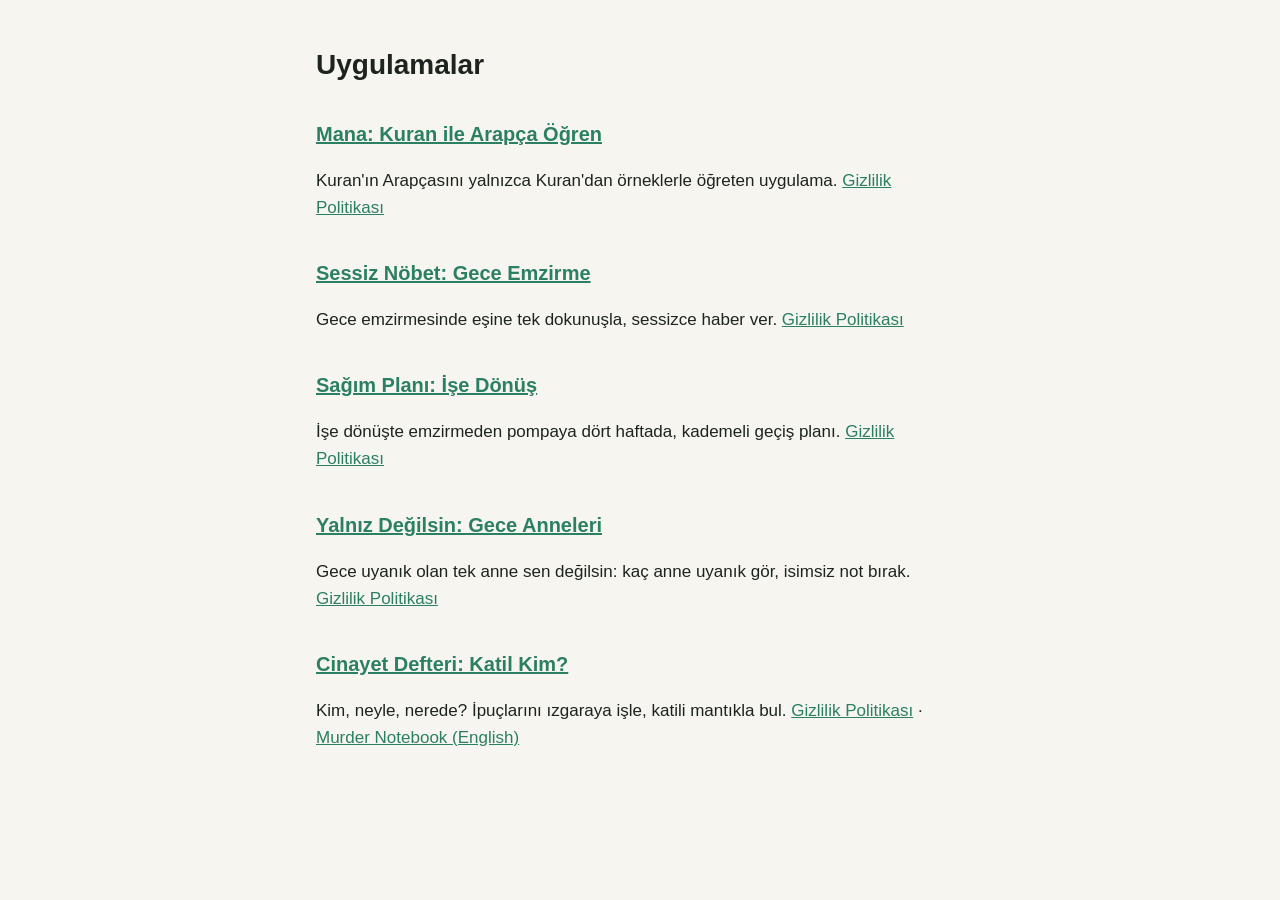
<file: index.html>
<!doctype html>
<html lang="tr">
<head>
  <meta charset="utf-8">
  <meta name="viewport" content="width=device-width, initial-scale=1">
  <title>Uygulamalar</title>
  <link rel="stylesheet" href="style.css">
</head>
<body>
<main>
  <h1>Uygulamalar</h1>
  <h2><a href="mana/">Mana: Kuran ile Arapça Öğren</a></h2>
  <p>Kuran'ın Arapçasını yalnızca Kuran'dan örneklerle öğreten uygulama.
  <a href="mana/gizlilik.html">Gizlilik Politikası</a></p>
  <h2><a href="sessiz-nobet/">Sessiz Nöbet: Gece Emzirme</a></h2>
  <p>Gece emzirmesinde eşine tek dokunuşla, sessizce haber ver.
  <a href="sessiz-nobet/gizlilik.html">Gizlilik Politikası</a></p>
  <h2><a href="sagim-plani/">Sağım Planı: İşe Dönüş</a></h2>
  <p>İşe dönüşte emzirmeden pompaya dört haftada, kademeli geçiş planı.
  <a href="sagim-plani/gizlilik.html">Gizlilik Politikası</a></p>
  <h2><a href="yalniz-degilsin/">Yalnız Değilsin: Gece Anneleri</a></h2>
  <p>Gece uyanık olan tek anne sen değilsin: kaç anne uyanık gör, isimsiz not bırak.
  <a href="yalniz-degilsin/gizlilik.html">Gizlilik Politikası</a></p>
  <h2><a href="cinayet-defteri/">Cinayet Defteri: Katil Kim?</a></h2>
  <p>Kim, neyle, nerede? İpuçlarını ızgaraya işle, katili mantıkla bul.
  <a href="cinayet-defteri/gizlilik.html">Gizlilik Politikası</a> ·
  <a href="cinayet-defteri/en/" hreflang="en">Murder Notebook (English)</a></p>
</main>
</body>
</html>
</file>
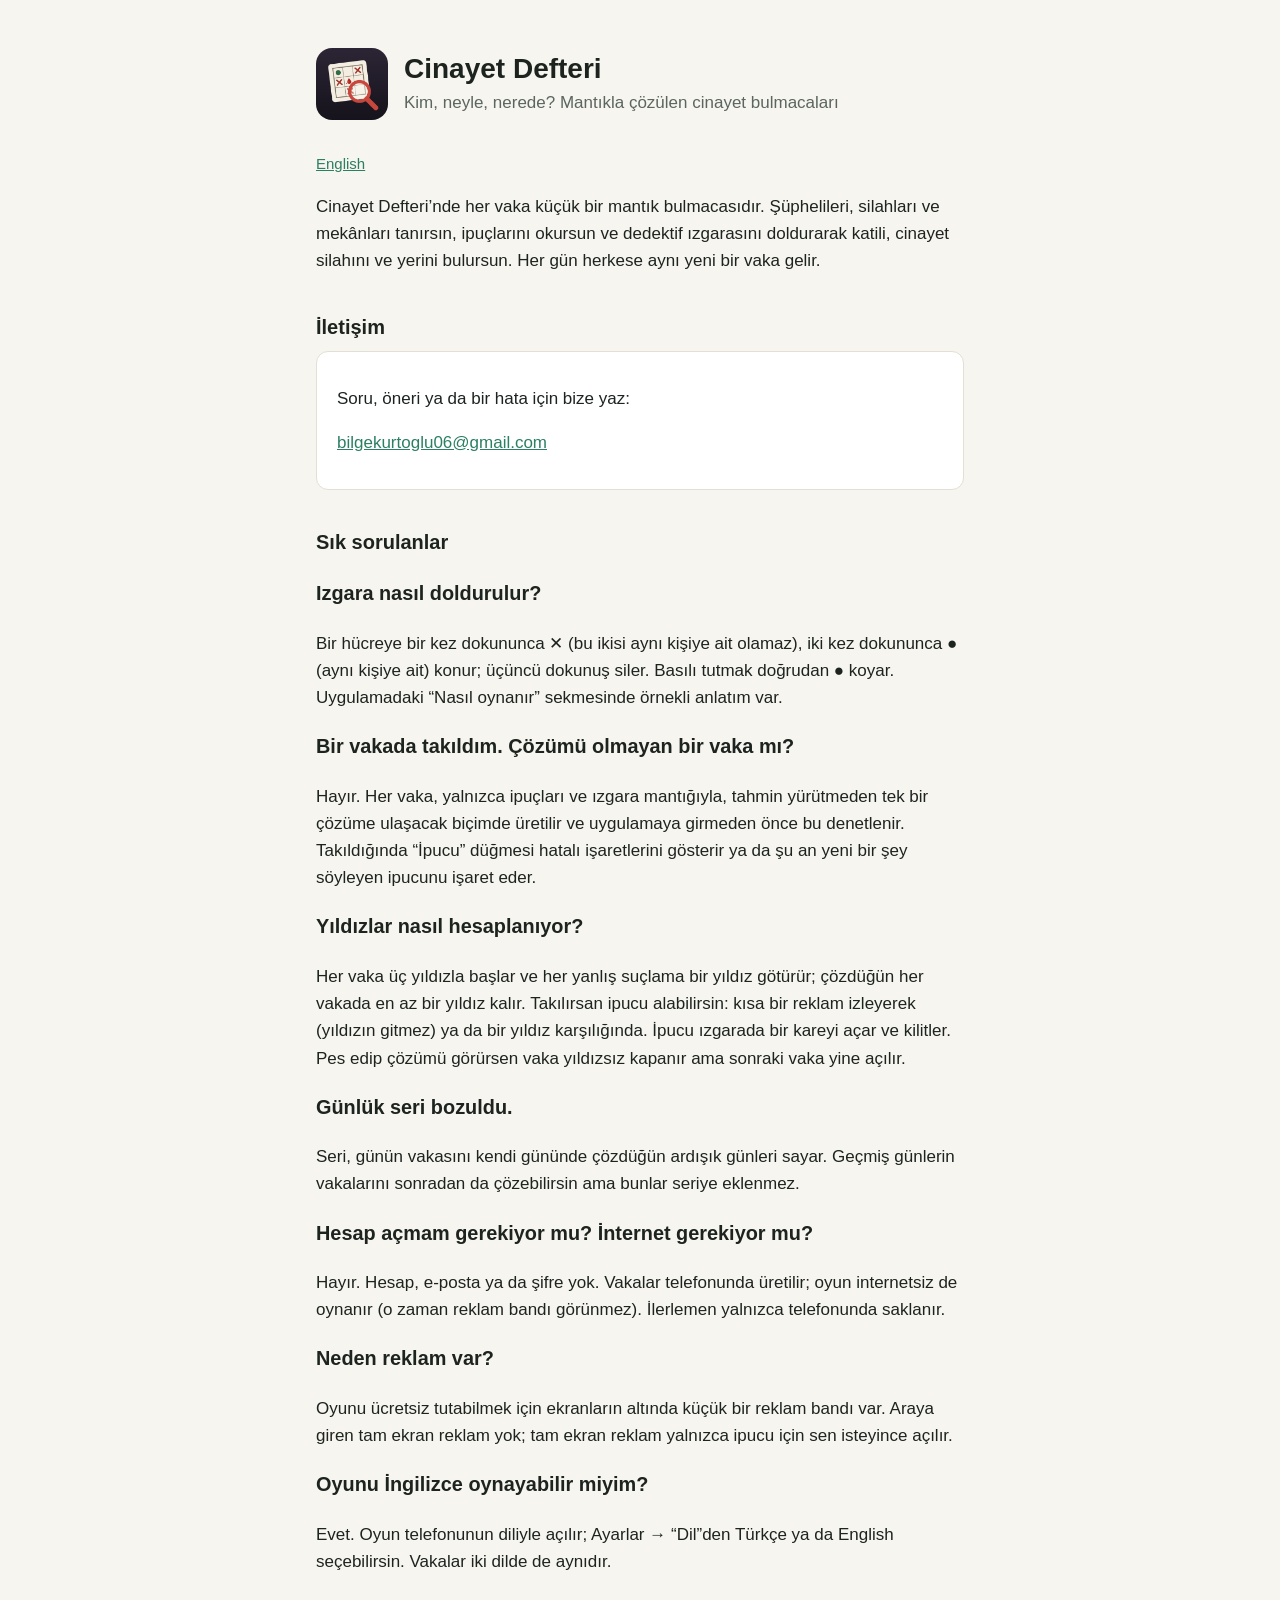
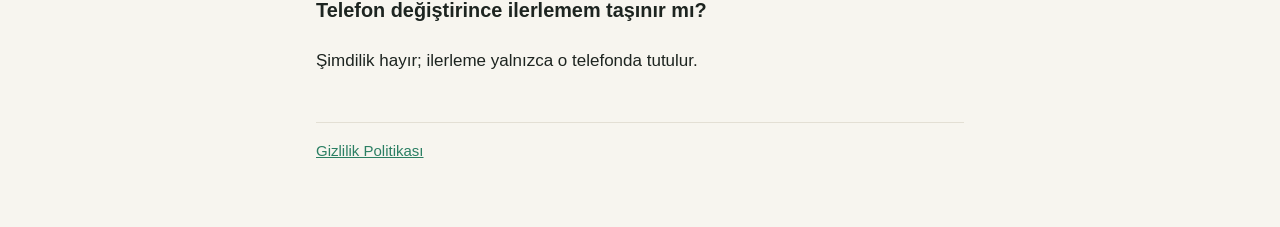
<file: cinayet-defteri/index.html>
<!doctype html>
<html lang="tr">
<head>
  <meta charset="utf-8">
  <meta name="viewport" content="width=device-width, initial-scale=1">
  <title>Cinayet Defteri · Destek</title>
  <meta name="description" content="Cinayet Defteri: Katil Kim? için destek ve iletişim.">
  <link rel="icon" href="icon.png">
  <link rel="stylesheet" href="../style.css">
</head>
<body>
<main>
  <header>
    <img src="icon.png" alt="">
    <div>
      <h1>Cinayet Defteri</h1>
      <p>Kim, neyle, nerede? Mantıkla çözülen cinayet bulmacaları</p>
    </div>
  </header>

  <p class="muted"><a href="en/" hreflang="en">English</a></p>

  <p>Cinayet Defteri’nde her vaka küçük bir mantık bulmacasıdır. Şüphelileri, silahları ve
  mekânları tanırsın, ipuçlarını okursun ve dedektif ızgarasını doldurarak katili, cinayet
  silahını ve yerini bulursun. Her gün herkese aynı yeni bir vaka gelir.</p>

  <h2>İletişim</h2>
  <div class="card">
    <p>Soru, öneri ya da bir hata için bize yaz:</p>
    <p><a href="mailto:bilgekurtoglu06@gmail.com?subject=Cinayet%20Defteri%20%C2%B7%20Destek">bilgekurtoglu06@gmail.com</a></p>
  </div>

  <h2>Sık sorulanlar</h2>

  <h3>Izgara nasıl doldurulur?</h3>
  <p>Bir hücreye bir kez dokununca ✕ (bu ikisi aynı kişiye ait olamaz), iki kez dokununca ●
  (aynı kişiye ait) konur; üçüncü dokunuş siler. Basılı tutmak doğrudan ● koyar. Uygulamadaki
  “Nasıl oynanır” sekmesinde örnekli anlatım var.</p>

  <h3>Bir vakada takıldım. Çözümü olmayan bir vaka mı?</h3>
  <p>Hayır. Her vaka, yalnızca ipuçları ve ızgara mantığıyla, tahmin yürütmeden tek bir çözüme
  ulaşacak biçimde üretilir ve uygulamaya girmeden önce bu denetlenir. Takıldığında “İpucu”
  düğmesi hatalı işaretlerini gösterir ya da şu an yeni bir şey söyleyen ipucunu işaret eder.</p>

  <h3>Yıldızlar nasıl hesaplanıyor?</h3>
  <p>Her vaka üç yıldızla başlar ve her yanlış suçlama bir yıldız götürür; çözdüğün her vakada en
  az bir yıldız kalır. Takılırsan ipucu alabilirsin: kısa bir reklam izleyerek (yıldızın
  gitmez) ya da bir yıldız karşılığında. İpucu ızgarada bir kareyi açar ve kilitler. Pes edip çözümü görürsen vaka yıldızsız kapanır ama
  sonraki vaka yine açılır.</p>

  <h3>Günlük seri bozuldu.</h3>
  <p>Seri, günün vakasını kendi gününde çözdüğün ardışık günleri sayar. Geçmiş günlerin vakalarını
  sonradan da çözebilirsin ama bunlar seriye eklenmez.</p>

  <h3>Hesap açmam gerekiyor mu? İnternet gerekiyor mu?</h3>
  <p>Hayır. Hesap, e-posta ya da şifre yok. Vakalar telefonunda üretilir; oyun internetsiz de
  oynanır (o zaman reklam bandı görünmez). İlerlemen yalnızca telefonunda saklanır.</p>

  <h3>Neden reklam var?</h3>
  <p>Oyunu ücretsiz tutabilmek için ekranların altında küçük bir reklam bandı var. Araya giren
  tam ekran reklam yok; tam ekran reklam yalnızca ipucu için sen isteyince açılır.</p>

  <h3>Oyunu İngilizce oynayabilir miyim?</h3>
  <p>Evet. Oyun telefonunun diliyle açılır; Ayarlar → “Dil”den Türkçe ya da English
  seçebilirsin. Vakalar iki dilde de aynıdır.</p>

  <h3>Telefon değiştirince ilerlemem taşınır mı?</h3>
  <p>Şimdilik hayır; ilerleme yalnızca o telefonda tutulur.</p>

  <footer>
    <a href="gizlilik.html">Gizlilik Politikası</a>
  </footer>
</main>
</body>
</html>
</file>
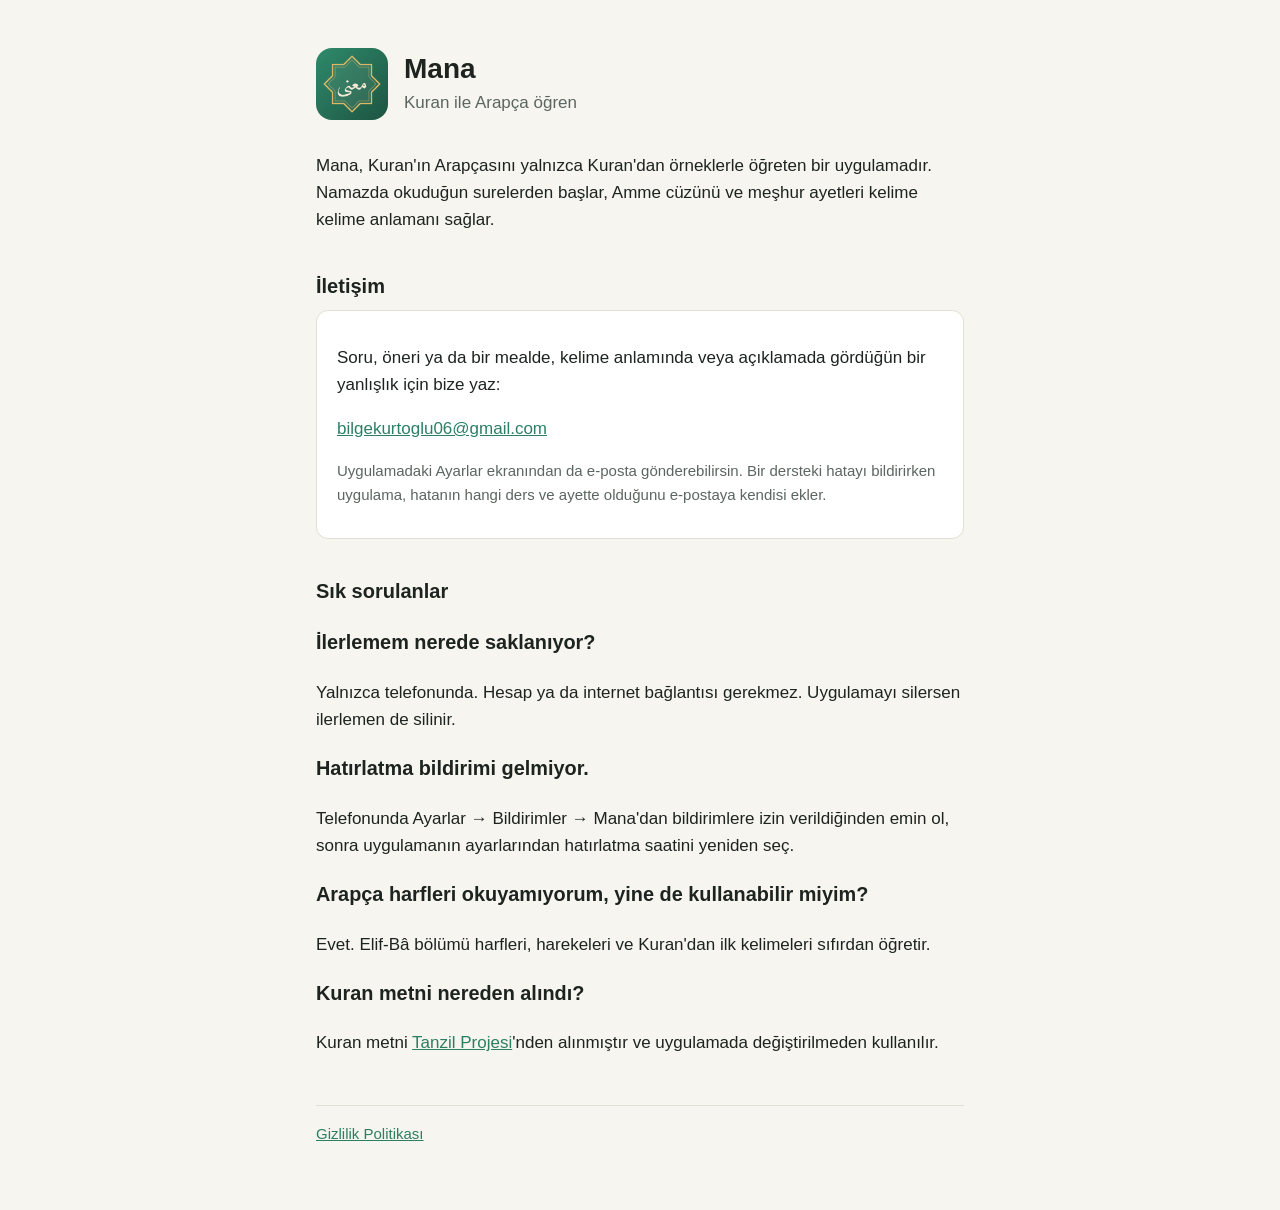
<file: mana/index.html>
<!doctype html>
<html lang="tr">
<head>
  <meta charset="utf-8">
  <meta name="viewport" content="width=device-width, initial-scale=1">
  <title>Mana · Destek</title>
  <meta name="description" content="Mana: Kuran ile Arapça Öğren uygulaması için destek ve iletişim.">
  <link rel="icon" href="icon.png">
  <link rel="stylesheet" href="../style.css">
</head>
<body>
<main>
  <header>
    <img src="icon.png" alt="">
    <div>
      <h1>Mana</h1>
      <p>Kuran ile Arapça öğren</p>
    </div>
  </header>

  <p>Mana, Kuran'ın Arapçasını yalnızca Kuran'dan örneklerle öğreten bir uygulamadır.
  Namazda okuduğun surelerden başlar, Amme cüzünü ve meşhur ayetleri kelime kelime
  anlamanı sağlar.</p>

  <h2>İletişim</h2>
  <div class="card">
    <p>Soru, öneri ya da bir mealde, kelime anlamında veya açıklamada gördüğün bir
    yanlışlık için bize yaz:</p>
    <p><a href="mailto:bilgekurtoglu06@gmail.com?subject=Mana%20%C2%B7%20Destek">bilgekurtoglu06@gmail.com</a></p>
    <p class="muted">Uygulamadaki Ayarlar ekranından da e-posta gönderebilirsin. Bir dersteki
    hatayı bildirirken uygulama, hatanın hangi ders ve ayette olduğunu e-postaya kendisi ekler.</p>
  </div>

  <h2>Sık sorulanlar</h2>

  <h3>İlerlemem nerede saklanıyor?</h3>
  <p>Yalnızca telefonunda. Hesap ya da internet bağlantısı gerekmez. Uygulamayı silersen
  ilerlemen de silinir.</p>

  <h3>Hatırlatma bildirimi gelmiyor.</h3>
  <p>Telefonunda Ayarlar → Bildirimler → Mana'dan bildirimlere izin verildiğinden emin ol,
  sonra uygulamanın ayarlarından hatırlatma saatini yeniden seç.</p>

  <h3>Arapça harfleri okuyamıyorum, yine de kullanabilir miyim?</h3>
  <p>Evet. Elif-Bâ bölümü harfleri, harekeleri ve Kuran'dan ilk kelimeleri sıfırdan öğretir.</p>

  <h3>Kuran metni nereden alındı?</h3>
  <p>Kuran metni <a href="https://tanzil.net">Tanzil Projesi</a>'nden alınmıştır ve
  uygulamada değiştirilmeden kullanılır.</p>

  <footer>
    <a href="gizlilik.html">Gizlilik Politikası</a>
  </footer>
</main>
</body>
</html>
</file>
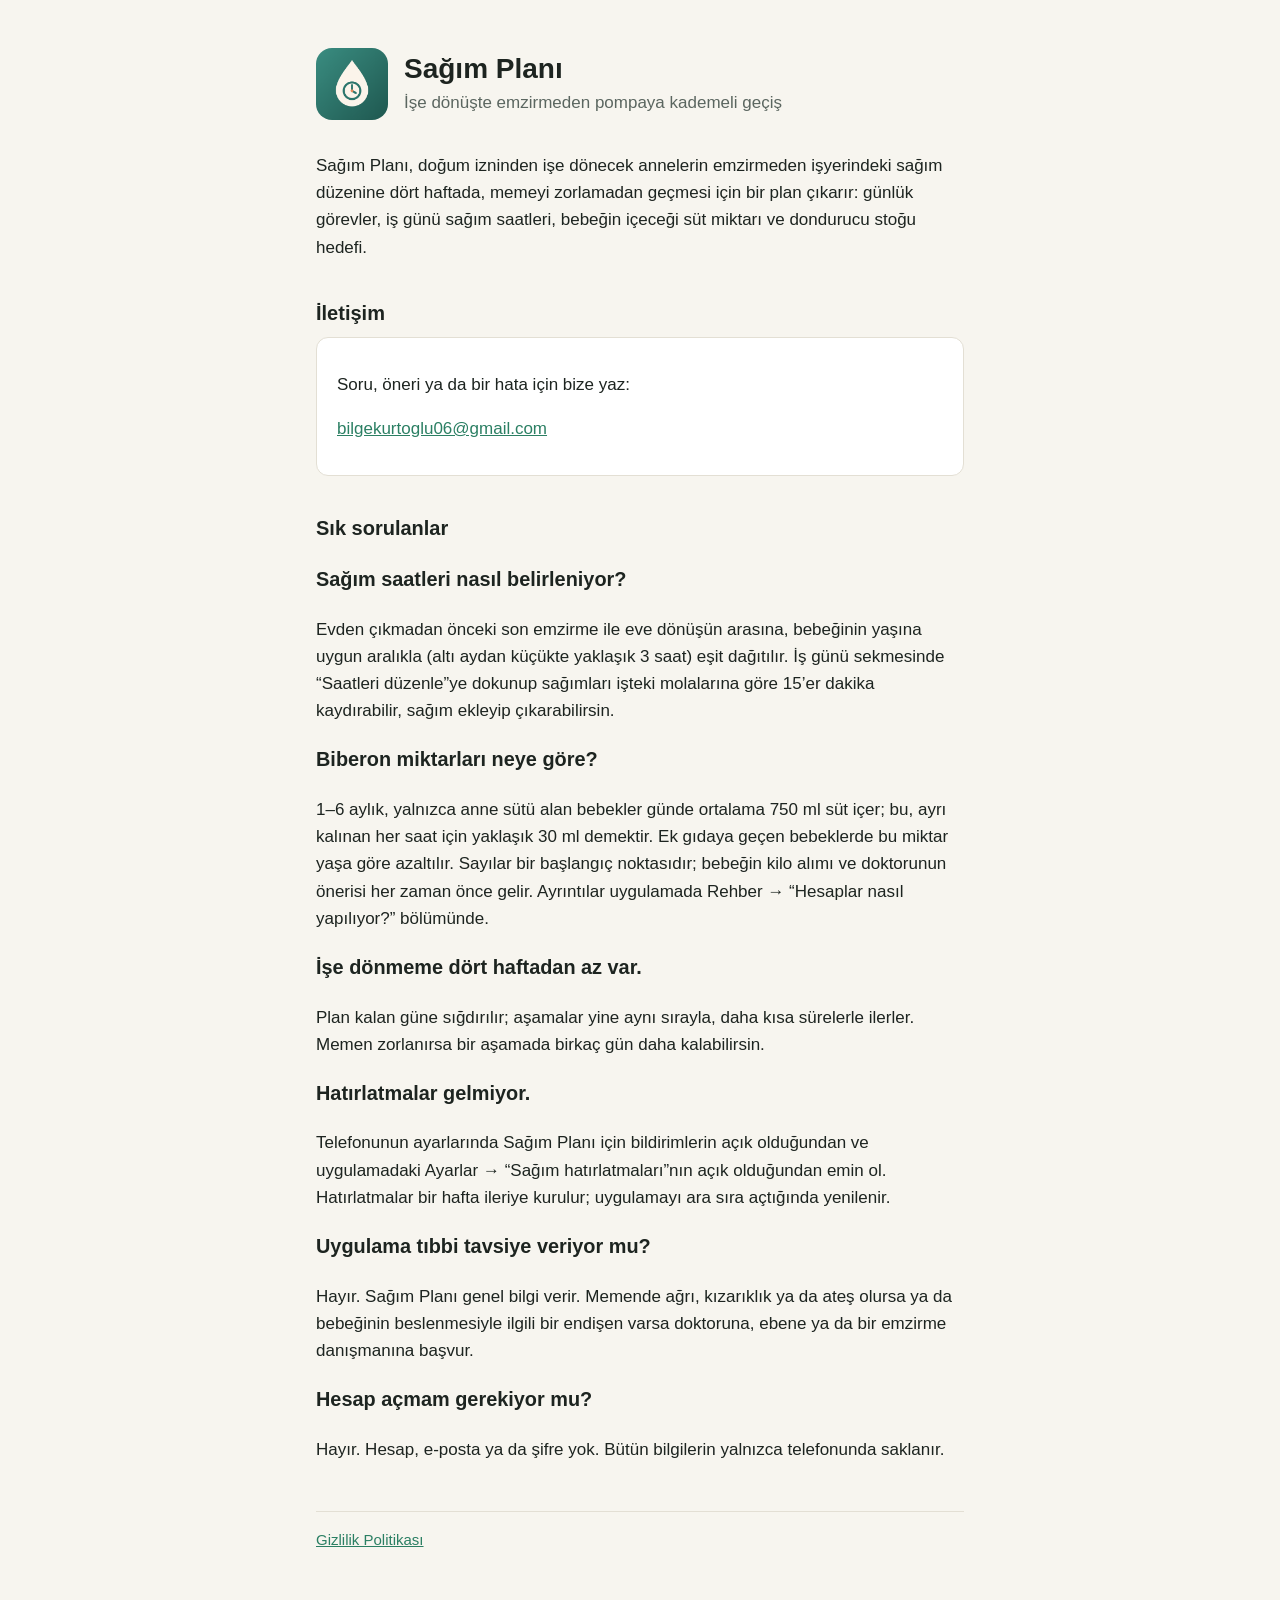
<file: sagim-plani/index.html>
<!doctype html>
<html lang="tr">
<head>
  <meta charset="utf-8">
  <meta name="viewport" content="width=device-width, initial-scale=1">
  <title>Sağım Planı · Destek</title>
  <meta name="description" content="Sağım Planı: İşe Dönüş uygulaması için destek ve iletişim.">
  <link rel="icon" href="icon.png">
  <link rel="stylesheet" href="../style.css">
</head>
<body>
<main>
  <header>
    <img src="icon.png" alt="">
    <div>
      <h1>Sağım Planı</h1>
      <p>İşe dönüşte emzirmeden pompaya kademeli geçiş</p>
    </div>
  </header>

  <p>Sağım Planı, doğum izninden işe dönecek annelerin emzirmeden işyerindeki sağım düzenine
  dört haftada, memeyi zorlamadan geçmesi için bir plan çıkarır: günlük görevler, iş günü
  sağım saatleri, bebeğin içeceği süt miktarı ve dondurucu stoğu hedefi.</p>

  <h2>İletişim</h2>
  <div class="card">
    <p>Soru, öneri ya da bir hata için bize yaz:</p>
    <p><a href="mailto:bilgekurtoglu06@gmail.com?subject=Sa%C4%9F%C4%B1m%20Plan%C4%B1%20%C2%B7%20Destek">bilgekurtoglu06@gmail.com</a></p>
  </div>

  <h2>Sık sorulanlar</h2>

  <h3>Sağım saatleri nasıl belirleniyor?</h3>
  <p>Evden çıkmadan önceki son emzirme ile eve dönüşün arasına, bebeğinin yaşına uygun aralıkla
  (altı aydan küçükte yaklaşık 3 saat) eşit dağıtılır. İş günü sekmesinde “Saatleri düzenle”ye
  dokunup sağımları işteki molalarına göre 15’er dakika kaydırabilir, sağım ekleyip
  çıkarabilirsin.</p>

  <h3>Biberon miktarları neye göre?</h3>
  <p>1–6 aylık, yalnızca anne sütü alan bebekler günde ortalama 750 ml süt içer; bu, ayrı
  kalınan her saat için yaklaşık 30 ml demektir. Ek gıdaya geçen bebeklerde bu miktar yaşa göre
  azaltılır. Sayılar bir başlangıç noktasıdır; bebeğin kilo alımı ve doktorunun önerisi her zaman
  önce gelir. Ayrıntılar uygulamada Rehber → “Hesaplar nasıl yapılıyor?” bölümünde.</p>

  <h3>İşe dönmeme dört haftadan az var.</h3>
  <p>Plan kalan güne sığdırılır; aşamalar yine aynı sırayla, daha kısa sürelerle ilerler. Memen
  zorlanırsa bir aşamada birkaç gün daha kalabilirsin.</p>

  <h3>Hatırlatmalar gelmiyor.</h3>
  <p>Telefonunun ayarlarında Sağım Planı için bildirimlerin açık olduğundan ve uygulamadaki
  Ayarlar → “Sağım hatırlatmaları”nın açık olduğundan emin ol. Hatırlatmalar bir hafta ileriye
  kurulur; uygulamayı ara sıra açtığında yenilenir.</p>

  <h3>Uygulama tıbbi tavsiye veriyor mu?</h3>
  <p>Hayır. Sağım Planı genel bilgi verir. Memende ağrı, kızarıklık ya da ateş olursa ya da
  bebeğinin beslenmesiyle ilgili bir endişen varsa doktoruna, ebene ya da bir emzirme
  danışmanına başvur.</p>

  <h3>Hesap açmam gerekiyor mu?</h3>
  <p>Hayır. Hesap, e-posta ya da şifre yok. Bütün bilgilerin yalnızca telefonunda saklanır.</p>

  <footer>
    <a href="gizlilik.html">Gizlilik Politikası</a>
  </footer>
</main>
</body>
</html>
</file>
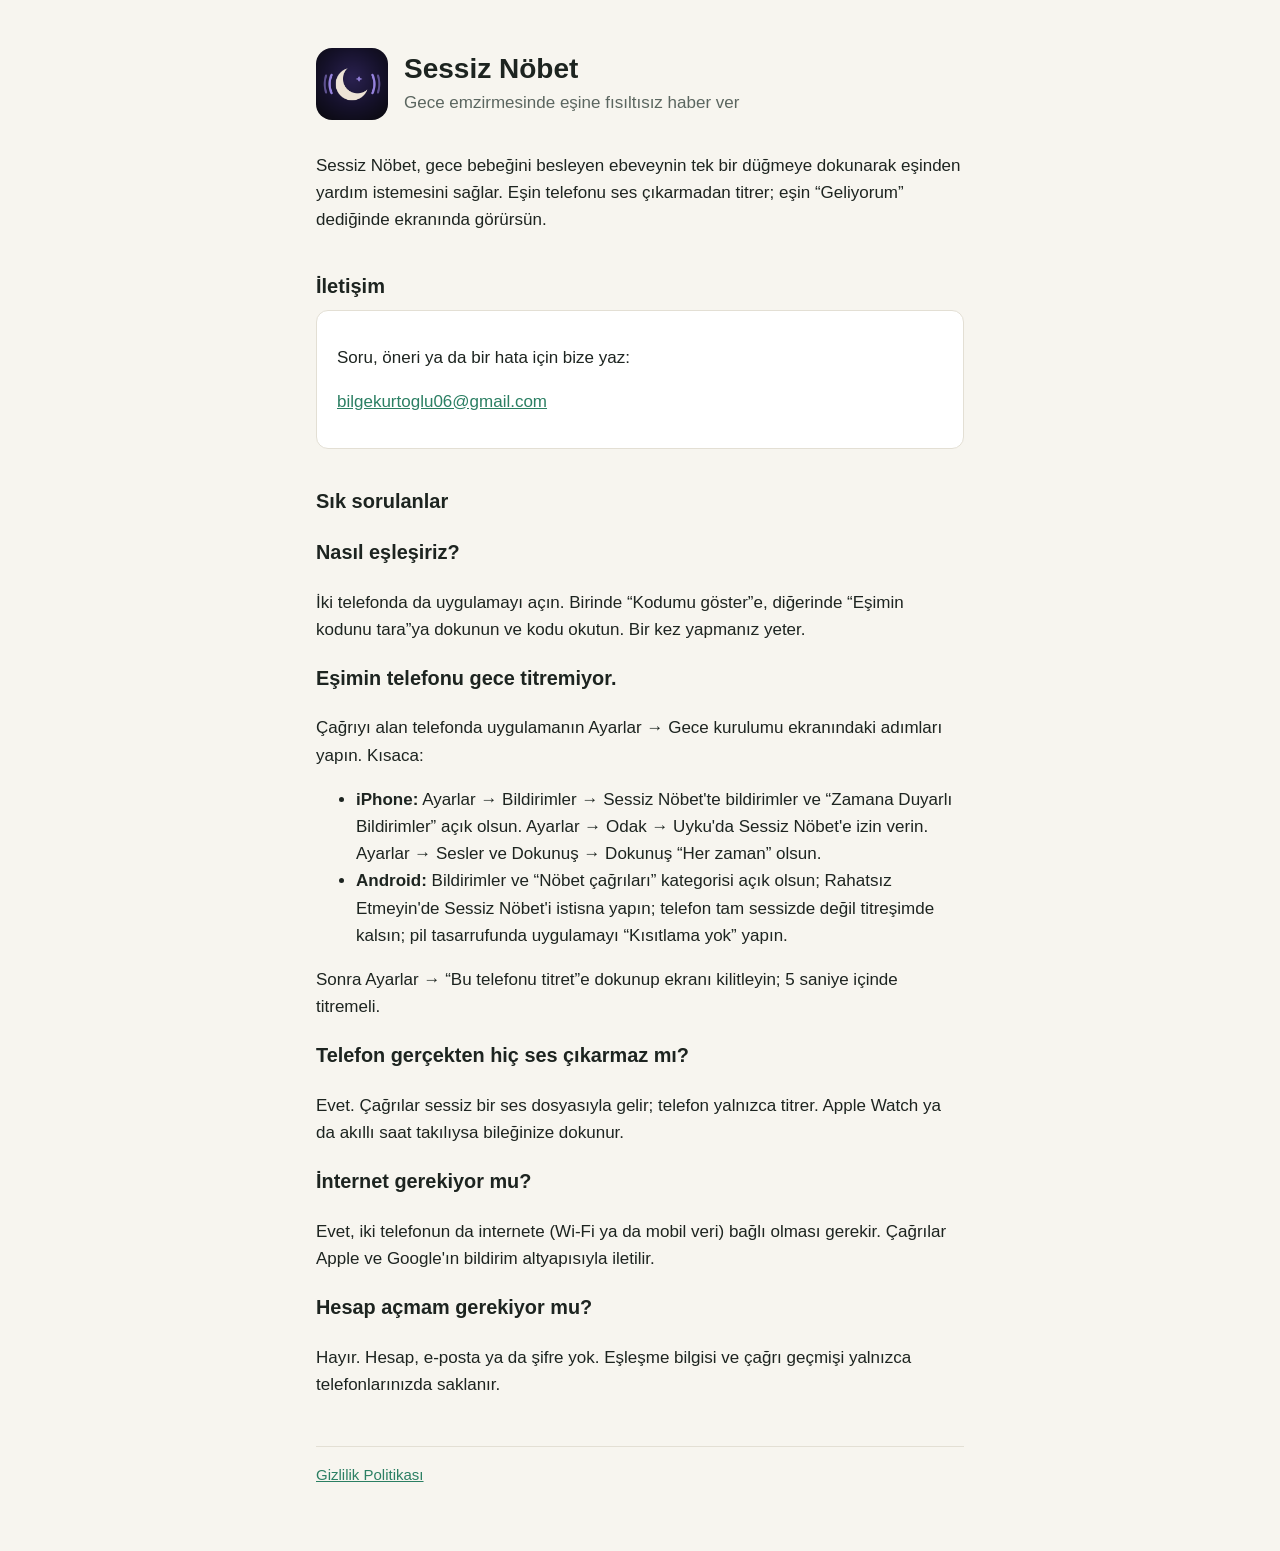
<file: sessiz-nobet/index.html>
<!doctype html>
<html lang="tr">
<head>
  <meta charset="utf-8">
  <meta name="viewport" content="width=device-width, initial-scale=1">
  <title>Sessiz Nöbet · Destek</title>
  <meta name="description" content="Sessiz Nöbet: Gece Emzirme uygulaması için destek ve iletişim.">
  <link rel="icon" href="icon.png">
  <link rel="stylesheet" href="../style.css">
</head>
<body>
<main>
  <header>
    <img src="icon.png" alt="">
    <div>
      <h1>Sessiz Nöbet</h1>
      <p>Gece emzirmesinde eşine fısıltısız haber ver</p>
    </div>
  </header>

  <p>Sessiz Nöbet, gece bebeğini besleyen ebeveynin tek bir düğmeye dokunarak eşinden yardım
  istemesini sağlar. Eşin telefonu ses çıkarmadan titrer; eşin “Geliyorum” dediğinde ekranında
  görürsün.</p>

  <h2>İletişim</h2>
  <div class="card">
    <p>Soru, öneri ya da bir hata için bize yaz:</p>
    <p><a href="mailto:bilgekurtoglu06@gmail.com?subject=Sessiz%20N%C3%B6bet%20%C2%B7%20Destek">bilgekurtoglu06@gmail.com</a></p>
  </div>

  <h2>Sık sorulanlar</h2>

  <h3>Nasıl eşleşiriz?</h3>
  <p>İki telefonda da uygulamayı açın. Birinde “Kodumu göster”e, diğerinde “Eşimin kodunu
  tara”ya dokunun ve kodu okutun. Bir kez yapmanız yeter.</p>

  <h3>Eşimin telefonu gece titremiyor.</h3>
  <p>Çağrıyı alan telefonda uygulamanın Ayarlar → Gece kurulumu ekranındaki adımları yapın.
  Kısaca:</p>
  <ul>
    <li><strong>iPhone:</strong> Ayarlar → Bildirimler → Sessiz Nöbet'te bildirimler ve
    “Zamana Duyarlı Bildirimler” açık olsun. Ayarlar → Odak → Uyku'da Sessiz Nöbet'e izin
    verin. Ayarlar → Sesler ve Dokunuş → Dokunuş “Her zaman” olsun.</li>
    <li><strong>Android:</strong> Bildirimler ve “Nöbet çağrıları” kategorisi açık olsun;
    Rahatsız Etmeyin'de Sessiz Nöbet'i istisna yapın; telefon tam sessizde değil titreşimde
    kalsın; pil tasarrufunda uygulamayı “Kısıtlama yok” yapın.</li>
  </ul>
  <p>Sonra Ayarlar → “Bu telefonu titret”e dokunup ekranı kilitleyin; 5 saniye içinde
  titremeli.</p>

  <h3>Telefon gerçekten hiç ses çıkarmaz mı?</h3>
  <p>Evet. Çağrılar sessiz bir ses dosyasıyla gelir; telefon yalnızca titrer. Apple Watch ya
  da akıllı saat takılıysa bileğinize dokunur.</p>

  <h3>İnternet gerekiyor mu?</h3>
  <p>Evet, iki telefonun da internete (Wi‑Fi ya da mobil veri) bağlı olması gerekir. Çağrılar
  Apple ve Google'ın bildirim altyapısıyla iletilir.</p>

  <h3>Hesap açmam gerekiyor mu?</h3>
  <p>Hayır. Hesap, e-posta ya da şifre yok. Eşleşme bilgisi ve çağrı geçmişi yalnızca
  telefonlarınızda saklanır.</p>

  <footer>
    <a href="gizlilik.html">Gizlilik Politikası</a>
  </footer>
</main>
</body>
</html>
</file>
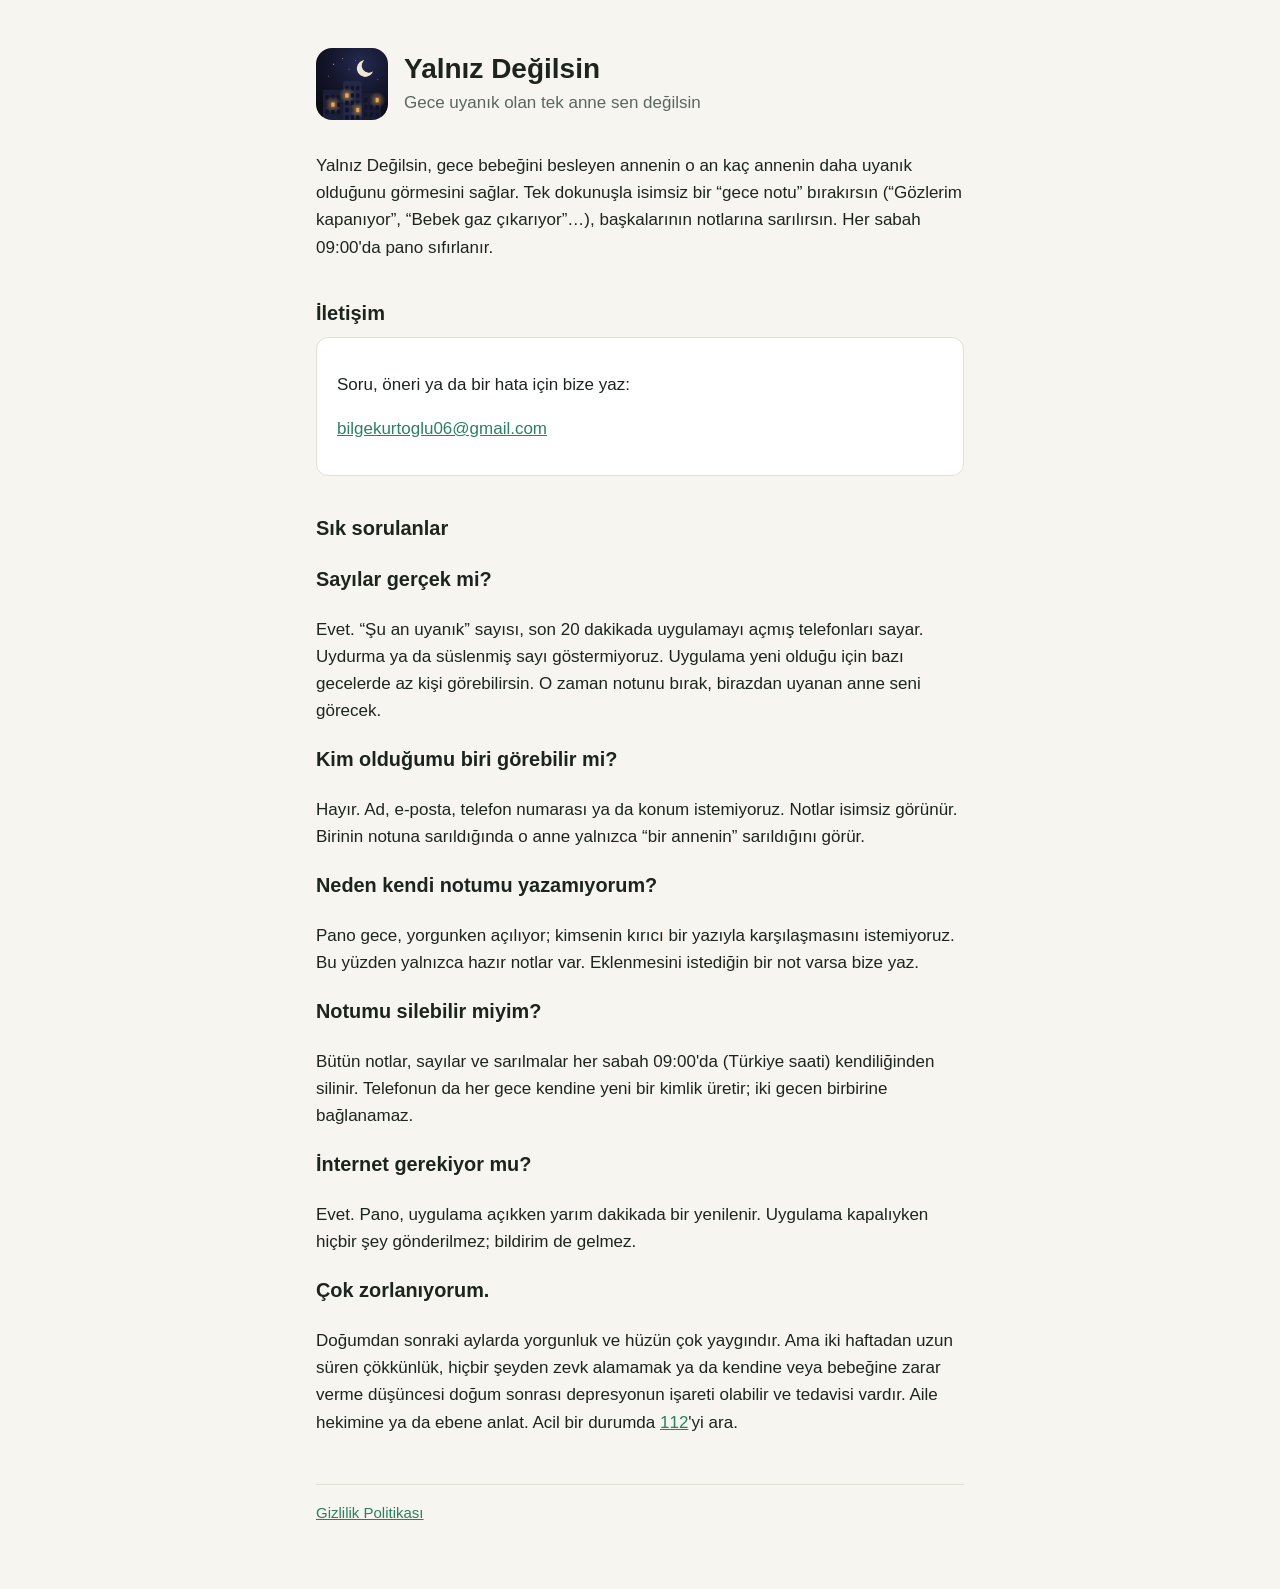
<file: yalniz-degilsin/index.html>
<!doctype html>
<html lang="tr">
<head>
  <meta charset="utf-8">
  <meta name="viewport" content="width=device-width, initial-scale=1">
  <title>Yalnız Değilsin · Destek</title>
  <meta name="description" content="Yalnız Değilsin: Gece Anneleri uygulaması için destek ve iletişim.">
  <link rel="icon" href="icon.png">
  <link rel="stylesheet" href="../style.css">
</head>
<body>
<main>
  <header>
    <img src="icon.png" alt="">
    <div>
      <h1>Yalnız Değilsin</h1>
      <p>Gece uyanık olan tek anne sen değilsin</p>
    </div>
  </header>

  <p>Yalnız Değilsin, gece bebeğini besleyen annenin o an kaç annenin daha uyanık olduğunu
  görmesini sağlar. Tek dokunuşla isimsiz bir “gece notu” bırakırsın (“Gözlerim kapanıyor”,
  “Bebek gaz çıkarıyor”…), başkalarının notlarına sarılırsın. Her sabah 09:00'da pano
  sıfırlanır.</p>

  <h2>İletişim</h2>
  <div class="card">
    <p>Soru, öneri ya da bir hata için bize yaz:</p>
    <p><a href="mailto:bilgekurtoglu06@gmail.com?subject=Yaln%C4%B1z%20De%C4%9Filsin%20%C2%B7%20Destek">bilgekurtoglu06@gmail.com</a></p>
  </div>

  <h2>Sık sorulanlar</h2>

  <h3>Sayılar gerçek mi?</h3>
  <p>Evet. “Şu an uyanık” sayısı, son 20 dakikada uygulamayı açmış telefonları sayar. Uydurma
  ya da süslenmiş sayı göstermiyoruz. Uygulama yeni olduğu için bazı gecelerde az kişi
  görebilirsin. O zaman notunu bırak, birazdan uyanan anne seni görecek.</p>

  <h3>Kim olduğumu biri görebilir mi?</h3>
  <p>Hayır. Ad, e-posta, telefon numarası ya da konum istemiyoruz. Notlar isimsiz görünür.
  Birinin notuna sarıldığında o anne yalnızca “bir annenin” sarıldığını görür.</p>

  <h3>Neden kendi notumu yazamıyorum?</h3>
  <p>Pano gece, yorgunken açılıyor; kimsenin kırıcı bir yazıyla karşılaşmasını istemiyoruz.
  Bu yüzden yalnızca hazır notlar var. Eklenmesini istediğin bir not varsa bize yaz.</p>

  <h3>Notumu silebilir miyim?</h3>
  <p>Bütün notlar, sayılar ve sarılmalar her sabah 09:00'da (Türkiye saati) kendiliğinden
  silinir. Telefonun da her gece kendine yeni bir kimlik üretir; iki gecen birbirine
  bağlanamaz.</p>

  <h3>İnternet gerekiyor mu?</h3>
  <p>Evet. Pano, uygulama açıkken yarım dakikada bir yenilenir. Uygulama kapalıyken hiçbir şey
  gönderilmez; bildirim de gelmez.</p>

  <h3>Çok zorlanıyorum.</h3>
  <p>Doğumdan sonraki aylarda yorgunluk ve hüzün çok yaygındır. Ama iki haftadan uzun süren
  çökkünlük, hiçbir şeyden zevk alamamak ya da kendine veya bebeğine zarar verme düşüncesi
  doğum sonrası depresyonun işareti olabilir ve tedavisi vardır. Aile hekimine ya da ebene
  anlat. Acil bir durumda <a href="tel:112">112</a>'yi ara.</p>

  <footer>
    <a href="gizlilik.html">Gizlilik Politikası</a>
  </footer>
</main>
</body>
</html>
</file>
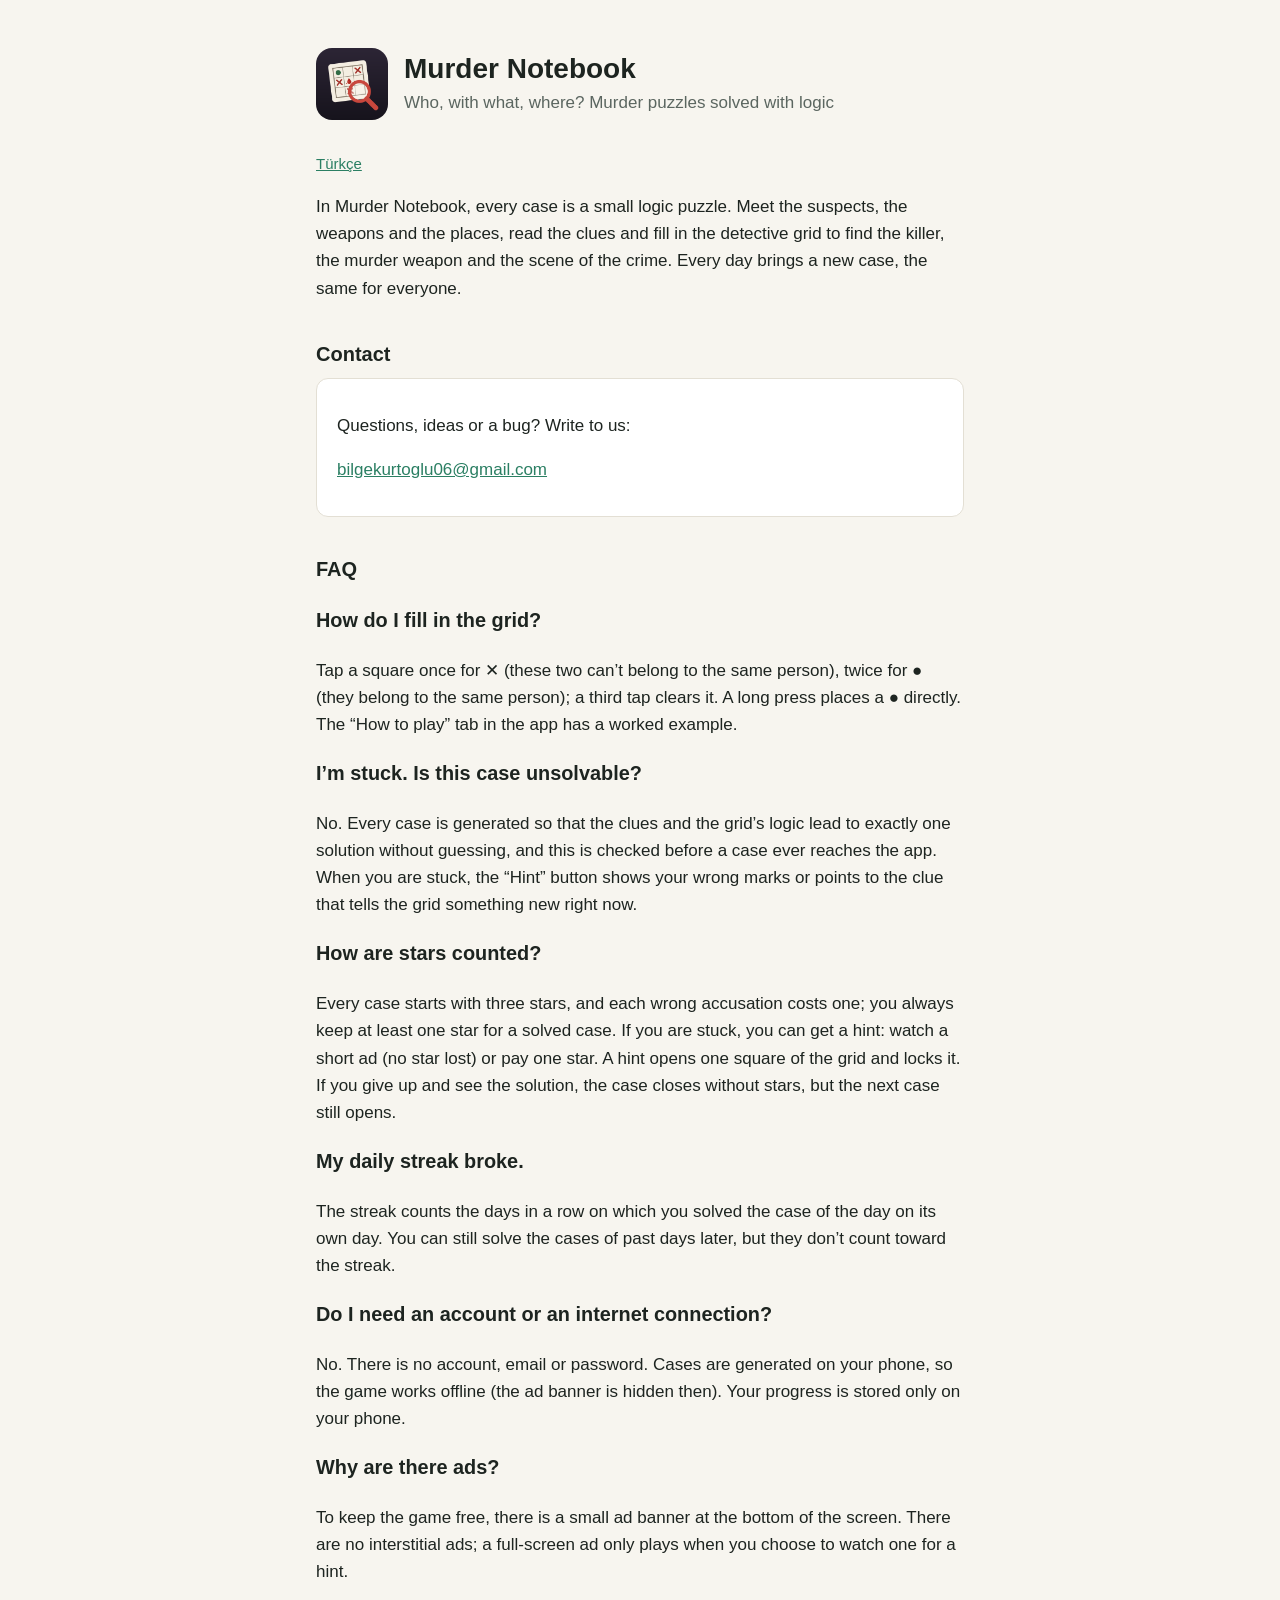
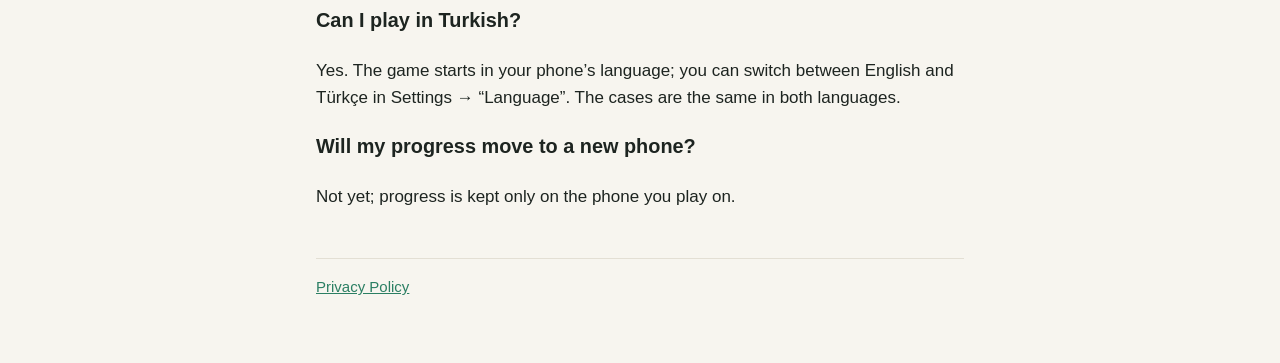
<file: cinayet-defteri/en/index.html>
<!doctype html>
<html lang="en">
<head>
  <meta charset="utf-8">
  <meta name="viewport" content="width=device-width, initial-scale=1">
  <title>Murder Notebook · Support</title>
  <meta name="description" content="Support and contact for Murder Notebook: Whodunit.">
  <link rel="icon" href="../icon.png">
  <link rel="stylesheet" href="../../style.css">
</head>
<body>
<main>
  <header>
    <img src="../icon.png" alt="">
    <div>
      <h1>Murder Notebook</h1>
      <p>Who, with what, where? Murder puzzles solved with logic</p>
    </div>
  </header>

  <p class="muted"><a href="../" hreflang="tr">Türkçe</a></p>

  <p>In Murder Notebook, every case is a small logic puzzle. Meet the suspects, the weapons and
  the places, read the clues and fill in the detective grid to find the killer, the murder
  weapon and the scene of the crime. Every day brings a new case, the same for everyone.</p>

  <h2>Contact</h2>
  <div class="card">
    <p>Questions, ideas or a bug? Write to us:</p>
    <p><a href="mailto:bilgekurtoglu06@gmail.com?subject=Murder%20Notebook%20%C2%B7%20Support">bilgekurtoglu06@gmail.com</a></p>
  </div>

  <h2>FAQ</h2>

  <h3>How do I fill in the grid?</h3>
  <p>Tap a square once for ✕ (these two can’t belong to the same person), twice for ● (they
  belong to the same person); a third tap clears it. A long press places a ● directly. The
  “How to play” tab in the app has a worked example.</p>

  <h3>I’m stuck. Is this case unsolvable?</h3>
  <p>No. Every case is generated so that the clues and the grid’s logic lead to exactly one
  solution without guessing, and this is checked before a case ever reaches the app. When you
  are stuck, the “Hint” button shows your wrong marks or points to the clue that tells the grid
  something new right now.</p>

  <h3>How are stars counted?</h3>
  <p>Every case starts with three stars, and each wrong accusation costs one; you always keep at
  least one star for a solved case. If you are stuck, you can get a hint: watch a short ad (no
  star lost) or pay one star. A hint opens one square of the grid and locks it. If you give up and see the solution, the case closes without
  stars, but the next case still opens.</p>

  <h3>My daily streak broke.</h3>
  <p>The streak counts the days in a row on which you solved the case of the day on its own day.
  You can still solve the cases of past days later, but they don’t count toward the streak.</p>

  <h3>Do I need an account or an internet connection?</h3>
  <p>No. There is no account, email or password. Cases are generated on your phone, so the game
  works offline (the ad banner is hidden then). Your progress is stored only on your phone.</p>

  <h3>Why are there ads?</h3>
  <p>To keep the game free, there is a small ad banner at the bottom of the screen. There are no
  interstitial ads; a full-screen ad only plays when you choose to watch one for a hint.</p>

  <h3>Can I play in Turkish?</h3>
  <p>Yes. The game starts in your phone’s language; you can switch between English and Türkçe in
  Settings → “Language”. The cases are the same in both languages.</p>

  <h3>Will my progress move to a new phone?</h3>
  <p>Not yet; progress is kept only on the phone you play on.</p>

  <footer>
    <a href="privacy.html">Privacy Policy</a>
  </footer>
</main>
</body>
</html>
</file>
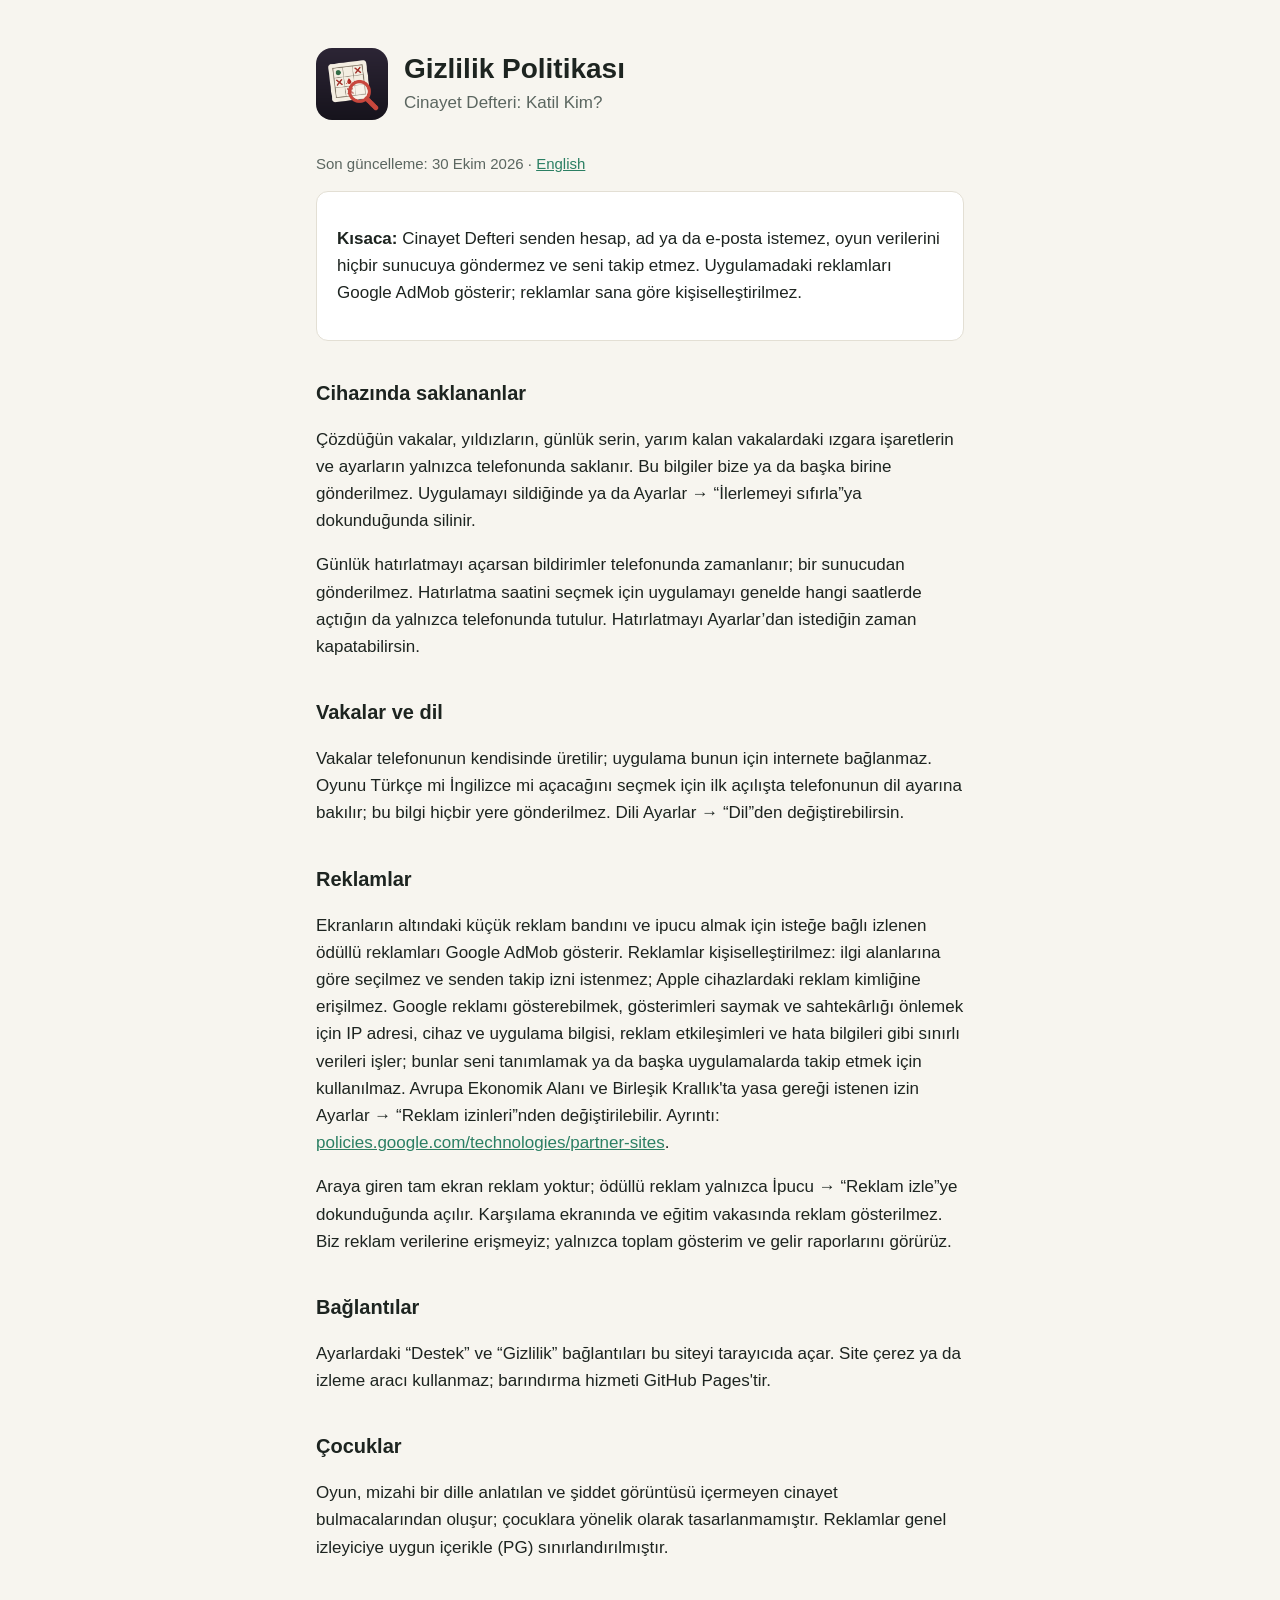
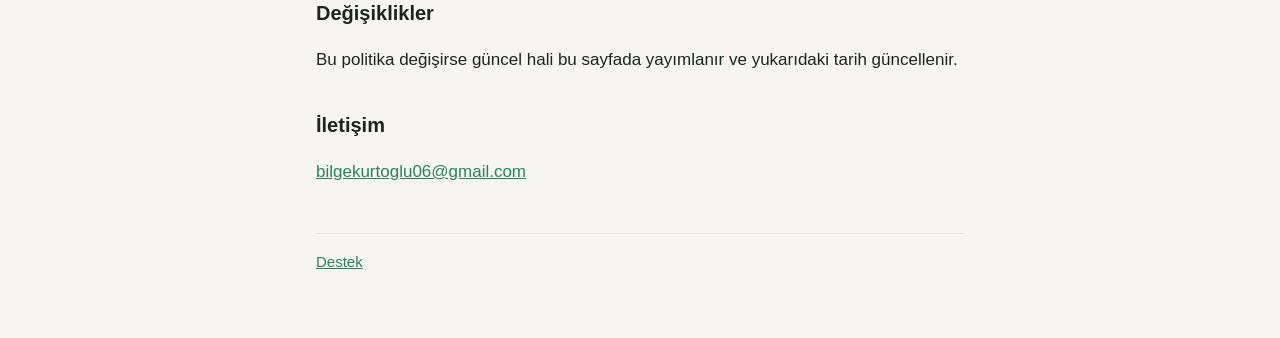
<file: cinayet-defteri/gizlilik.html>
<!doctype html>
<html lang="tr">
<head>
  <meta charset="utf-8">
  <meta name="viewport" content="width=device-width, initial-scale=1">
  <title>Cinayet Defteri · Gizlilik Politikası</title>
  <meta name="description" content="Cinayet Defteri: Katil Kim? uygulamasının gizlilik politikası.">
  <link rel="icon" href="icon.png">
  <link rel="stylesheet" href="../style.css">
</head>
<body>
<main>
  <header>
    <img src="icon.png" alt="">
    <div>
      <h1>Gizlilik Politikası</h1>
      <p>Cinayet Defteri: Katil Kim?</p>
    </div>
  </header>

  <p class="muted">Son güncelleme: 30 Ekim 2026 · <a href="en/privacy.html" hreflang="en">English</a></p>

  <div class="card">
    <p><strong>Kısaca:</strong> Cinayet Defteri senden hesap, ad ya da e-posta istemez, oyun
    verilerini hiçbir sunucuya göndermez ve seni takip etmez. Uygulamadaki reklamları Google AdMob
    gösterir; reklamlar sana göre kişiselleştirilmez.</p>
  </div>

  <h2>Cihazında saklananlar</h2>
  <p>Çözdüğün vakalar, yıldızların, günlük serin, yarım kalan vakalardaki ızgara işaretlerin ve
  ayarların yalnızca telefonunda saklanır. Bu bilgiler bize ya da başka birine gönderilmez.
  Uygulamayı sildiğinde ya da Ayarlar → “İlerlemeyi sıfırla”ya dokunduğunda silinir.</p>
  <p>Günlük hatırlatmayı açarsan bildirimler telefonunda zamanlanır; bir sunucudan gönderilmez.
  Hatırlatma saatini seçmek için uygulamayı genelde hangi saatlerde açtığın da yalnızca telefonunda
  tutulur. Hatırlatmayı Ayarlar’dan istediğin zaman kapatabilirsin.</p>

  <h2>Vakalar ve dil</h2>
  <p>Vakalar telefonunun kendisinde üretilir; uygulama bunun için internete bağlanmaz. Oyunu
  Türkçe mi İngilizce mi açacağını seçmek için ilk açılışta telefonunun dil ayarına bakılır; bu
  bilgi hiçbir yere gönderilmez. Dili Ayarlar → “Dil”den değiştirebilirsin.</p>

  <h2>Reklamlar</h2>
  <p>Ekranların altındaki küçük reklam bandını ve ipucu almak için isteğe bağlı izlenen ödüllü
  reklamları Google AdMob gösterir.
  Reklamlar kişiselleştirilmez: ilgi alanlarına göre seçilmez ve senden takip izni istenmez;
  Apple cihazlardaki reklam kimliğine erişilmez. Google reklamı gösterebilmek, gösterimleri
  saymak ve sahtekârlığı önlemek için IP adresi, cihaz ve uygulama bilgisi, reklam etkileşimleri
  ve hata bilgileri gibi sınırlı verileri işler; bunlar seni tanımlamak ya da başka uygulamalarda
  takip etmek için kullanılmaz. Avrupa Ekonomik Alanı ve Birleşik Krallık'ta yasa gereği istenen
  izin Ayarlar → “Reklam izinleri”nden değiştirilebilir. Ayrıntı:
  <a href="https://policies.google.com/technologies/partner-sites">policies.google.com/technologies/partner-sites</a>.</p>
  <p>Araya giren tam ekran reklam yoktur; ödüllü reklam yalnızca İpucu → “Reklam izle”ye
  dokunduğunda açılır. Karşılama ekranında ve eğitim vakasında reklam gösterilmez. Biz reklam
  verilerine erişmeyiz; yalnızca toplam gösterim ve gelir raporlarını görürüz.</p>

  <h2>Bağlantılar</h2>
  <p>Ayarlardaki “Destek” ve “Gizlilik” bağlantıları bu siteyi tarayıcıda açar. Site çerez ya da
  izleme aracı kullanmaz; barındırma hizmeti GitHub Pages'tir.</p>

  <h2>Çocuklar</h2>
  <p>Oyun, mizahi bir dille anlatılan ve şiddet görüntüsü içermeyen cinayet bulmacalarından
  oluşur; çocuklara yönelik olarak tasarlanmamıştır. Reklamlar genel izleyiciye uygun içerikle
  (PG) sınırlandırılmıştır.</p>

  <h2>Değişiklikler</h2>
  <p>Bu politika değişirse güncel hali bu sayfada yayımlanır ve yukarıdaki tarih güncellenir.</p>

  <h2>İletişim</h2>
  <p><a href="mailto:bilgekurtoglu06@gmail.com?subject=Cinayet%20Defteri%20%C2%B7%20Gizlilik">bilgekurtoglu06@gmail.com</a></p>

  <footer>
    <a href="./">Destek</a>
  </footer>
</main>
</body>
</html>
</file>
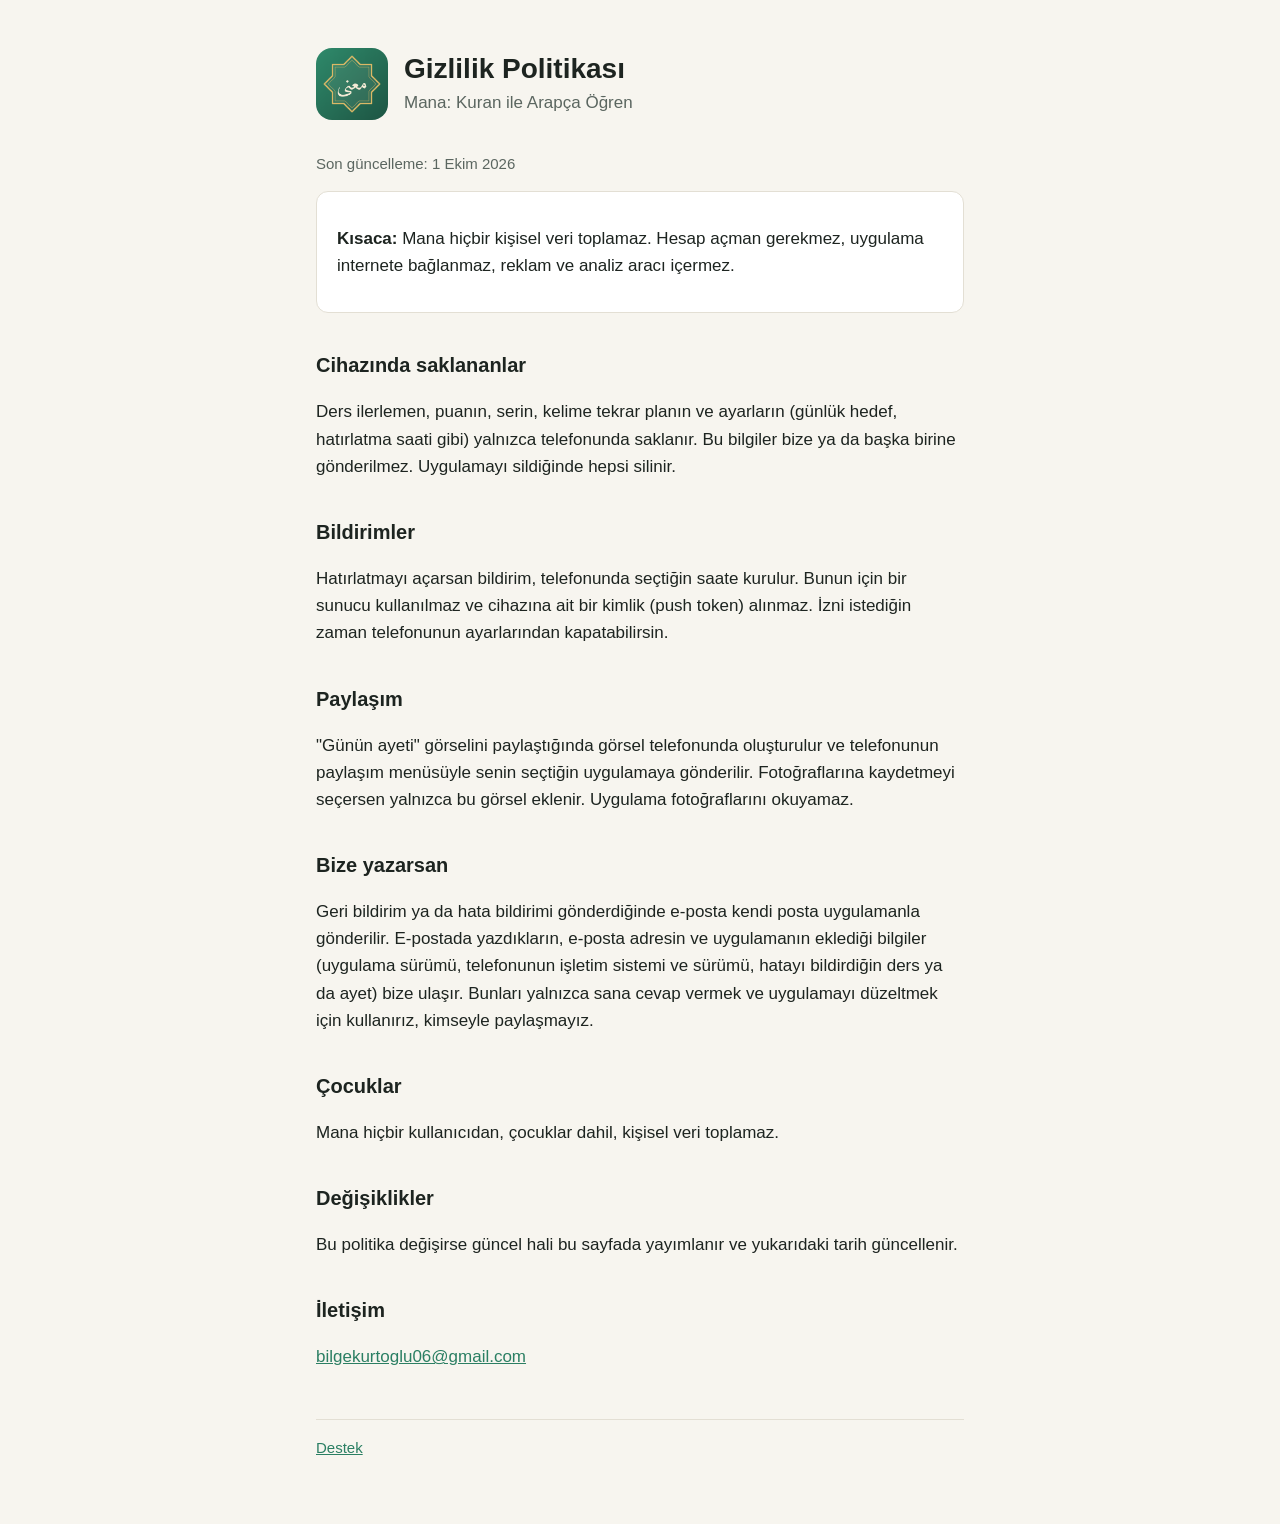
<file: mana/gizlilik.html>
<!doctype html>
<html lang="tr">
<head>
  <meta charset="utf-8">
  <meta name="viewport" content="width=device-width, initial-scale=1">
  <title>Mana · Gizlilik Politikası</title>
  <meta name="description" content="Mana: Kuran ile Arapça Öğren uygulamasının gizlilik politikası.">
  <link rel="icon" href="icon.png">
  <link rel="stylesheet" href="../style.css">
</head>
<body>
<main>
  <header>
    <img src="icon.png" alt="">
    <div>
      <h1>Gizlilik Politikası</h1>
      <p>Mana: Kuran ile Arapça Öğren</p>
    </div>
  </header>

  <p class="muted">Son güncelleme: 1 Ekim 2026</p>

  <div class="card">
    <p><strong>Kısaca:</strong> Mana hiçbir kişisel veri toplamaz. Hesap açman gerekmez,
    uygulama internete bağlanmaz, reklam ve analiz aracı içermez.</p>
  </div>

  <h2>Cihazında saklananlar</h2>
  <p>Ders ilerlemen, puanın, serin, kelime tekrar planın ve ayarların (günlük hedef,
  hatırlatma saati gibi) yalnızca telefonunda saklanır. Bu bilgiler bize ya da başka
  birine gönderilmez. Uygulamayı sildiğinde hepsi silinir.</p>

  <h2>Bildirimler</h2>
  <p>Hatırlatmayı açarsan bildirim, telefonunda seçtiğin saate kurulur. Bunun için bir
  sunucu kullanılmaz ve cihazına ait bir kimlik (push token) alınmaz. İzni istediğin zaman
  telefonunun ayarlarından kapatabilirsin.</p>

  <h2>Paylaşım</h2>
  <p>"Günün ayeti" görselini paylaştığında görsel telefonunda oluşturulur ve telefonunun
  paylaşım menüsüyle senin seçtiğin uygulamaya gönderilir. Fotoğraflarına kaydetmeyi
  seçersen yalnızca bu görsel eklenir. Uygulama fotoğraflarını okuyamaz.</p>

  <h2>Bize yazarsan</h2>
  <p>Geri bildirim ya da hata bildirimi gönderdiğinde e-posta kendi posta uygulamanla
  gönderilir. E-postada yazdıkların, e-posta adresin ve uygulamanın eklediği bilgiler
  (uygulama sürümü, telefonunun işletim sistemi ve sürümü, hatayı bildirdiğin ders ya da
  ayet) bize ulaşır. Bunları yalnızca sana cevap vermek ve uygulamayı düzeltmek için
  kullanırız, kimseyle paylaşmayız.</p>

  <h2>Çocuklar</h2>
  <p>Mana hiçbir kullanıcıdan, çocuklar dahil, kişisel veri toplamaz.</p>

  <h2>Değişiklikler</h2>
  <p>Bu politika değişirse güncel hali bu sayfada yayımlanır ve yukarıdaki tarih güncellenir.</p>

  <h2>İletişim</h2>
  <p><a href="mailto:bilgekurtoglu06@gmail.com?subject=Mana%20%C2%B7%20Gizlilik">bilgekurtoglu06@gmail.com</a></p>

  <footer>
    <a href="./">Destek</a>
  </footer>
</main>
</body>
</html>
</file>
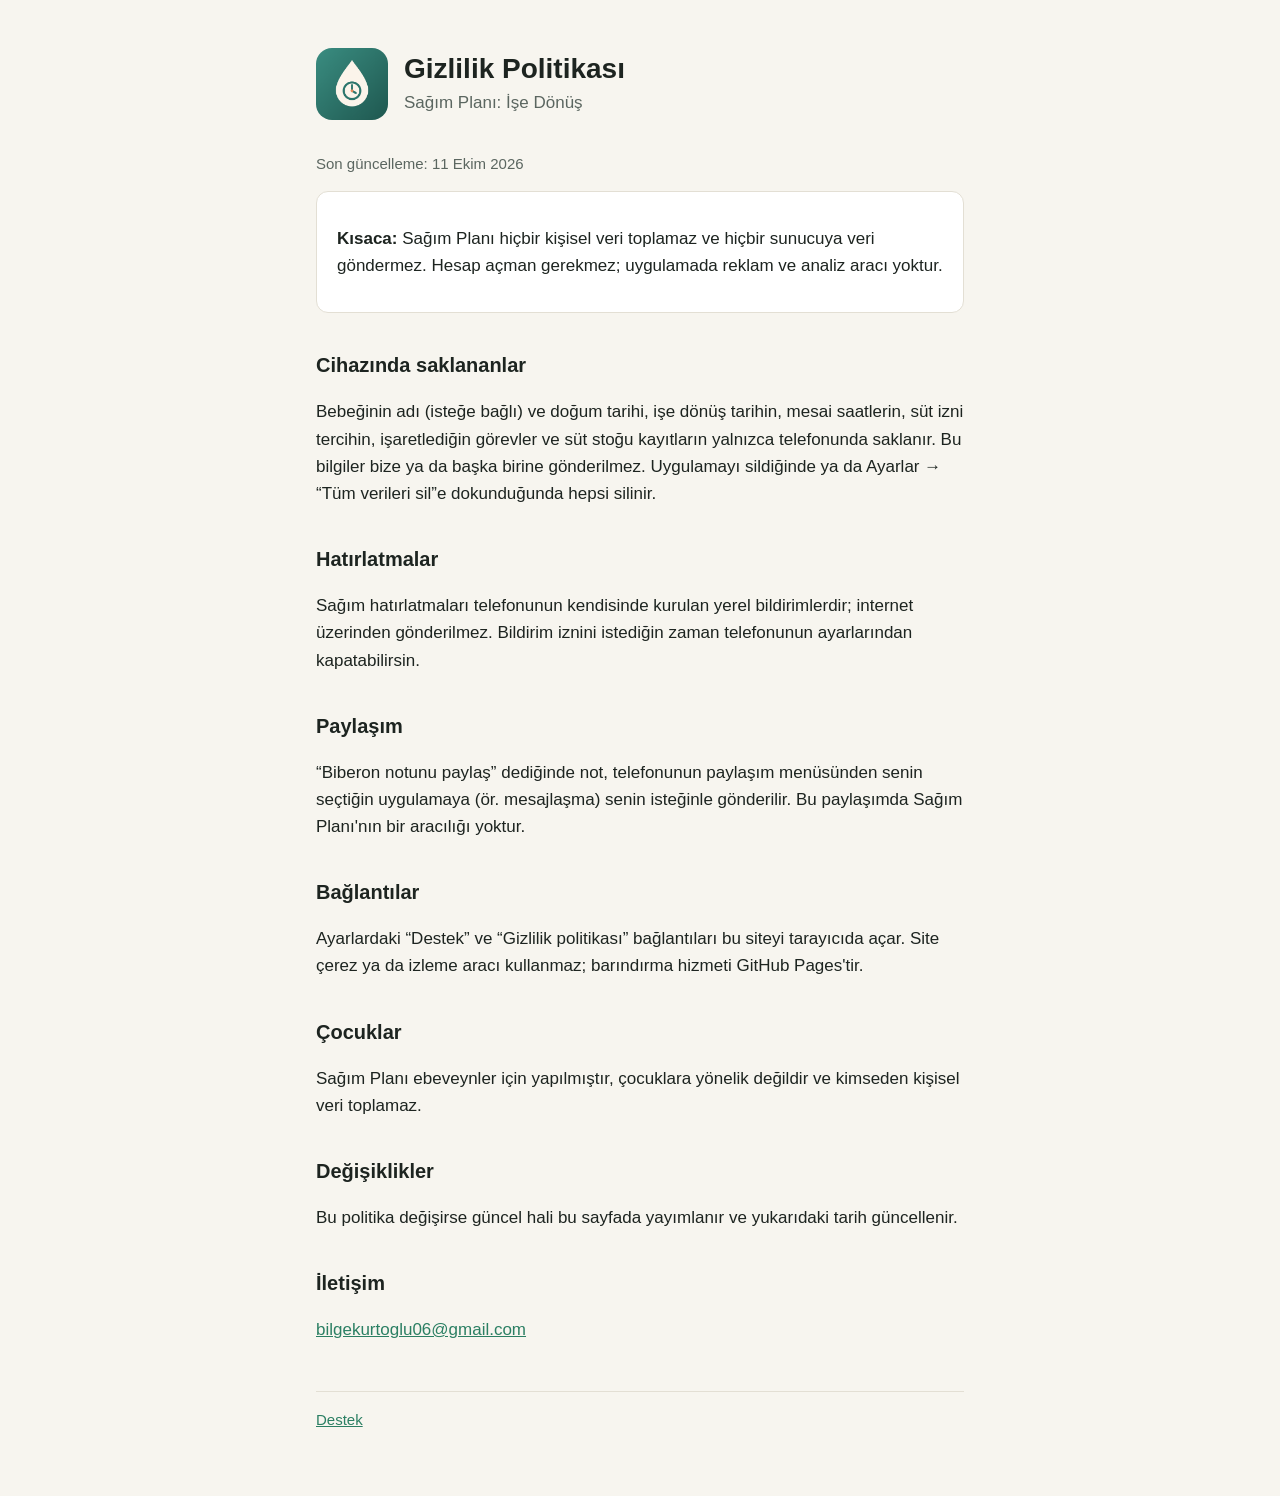
<file: sagim-plani/gizlilik.html>
<!doctype html>
<html lang="tr">
<head>
  <meta charset="utf-8">
  <meta name="viewport" content="width=device-width, initial-scale=1">
  <title>Sağım Planı · Gizlilik Politikası</title>
  <meta name="description" content="Sağım Planı: İşe Dönüş uygulamasının gizlilik politikası.">
  <link rel="icon" href="icon.png">
  <link rel="stylesheet" href="../style.css">
</head>
<body>
<main>
  <header>
    <img src="icon.png" alt="">
    <div>
      <h1>Gizlilik Politikası</h1>
      <p>Sağım Planı: İşe Dönüş</p>
    </div>
  </header>

  <p class="muted">Son güncelleme: 11 Ekim 2026</p>

  <div class="card">
    <p><strong>Kısaca:</strong> Sağım Planı hiçbir kişisel veri toplamaz ve hiçbir sunucuya
    veri göndermez. Hesap açman gerekmez; uygulamada reklam ve analiz aracı yoktur.</p>
  </div>

  <h2>Cihazında saklananlar</h2>
  <p>Bebeğinin adı (isteğe bağlı) ve doğum tarihi, işe dönüş tarihin, mesai saatlerin, süt izni
  tercihin, işaretlediğin görevler ve süt stoğu kayıtların yalnızca telefonunda saklanır. Bu
  bilgiler bize ya da başka birine gönderilmez. Uygulamayı sildiğinde ya da Ayarlar → “Tüm
  verileri sil”e dokunduğunda hepsi silinir.</p>

  <h2>Hatırlatmalar</h2>
  <p>Sağım hatırlatmaları telefonunun kendisinde kurulan yerel bildirimlerdir; internet üzerinden
  gönderilmez. Bildirim iznini istediğin zaman telefonunun ayarlarından kapatabilirsin.</p>

  <h2>Paylaşım</h2>
  <p>“Biberon notunu paylaş” dediğinde not, telefonunun paylaşım menüsünden senin seçtiğin
  uygulamaya (ör. mesajlaşma) senin isteğinle gönderilir. Bu paylaşımda Sağım Planı'nın bir
  aracılığı yoktur.</p>

  <h2>Bağlantılar</h2>
  <p>Ayarlardaki “Destek” ve “Gizlilik politikası” bağlantıları bu siteyi tarayıcıda açar. Site
  çerez ya da izleme aracı kullanmaz; barındırma hizmeti GitHub Pages'tir.</p>

  <h2>Çocuklar</h2>
  <p>Sağım Planı ebeveynler için yapılmıştır, çocuklara yönelik değildir ve kimseden kişisel veri
  toplamaz.</p>

  <h2>Değişiklikler</h2>
  <p>Bu politika değişirse güncel hali bu sayfada yayımlanır ve yukarıdaki tarih güncellenir.</p>

  <h2>İletişim</h2>
  <p><a href="mailto:bilgekurtoglu06@gmail.com?subject=Sa%C4%9F%C4%B1m%20Plan%C4%B1%20%C2%B7%20Gizlilik">bilgekurtoglu06@gmail.com</a></p>

  <footer>
    <a href="./">Destek</a>
  </footer>
</main>
</body>
</html>
</file>
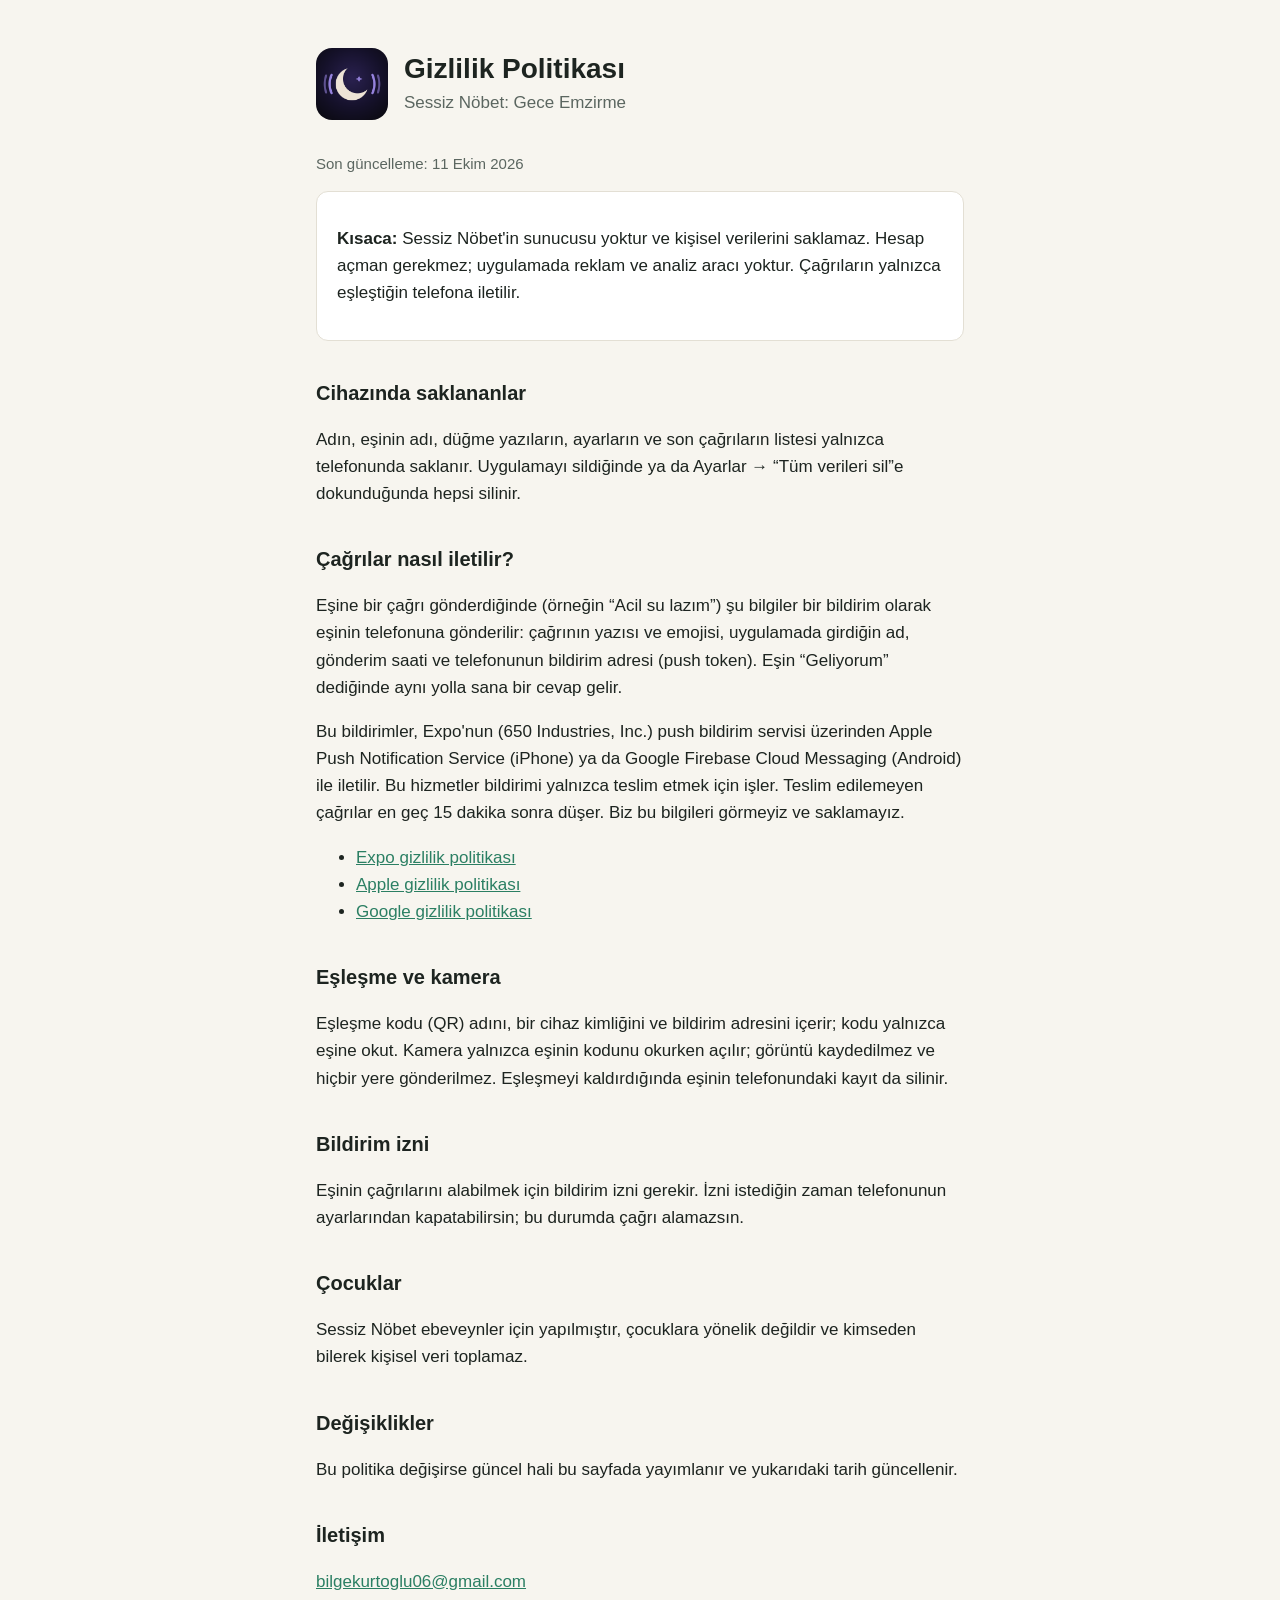
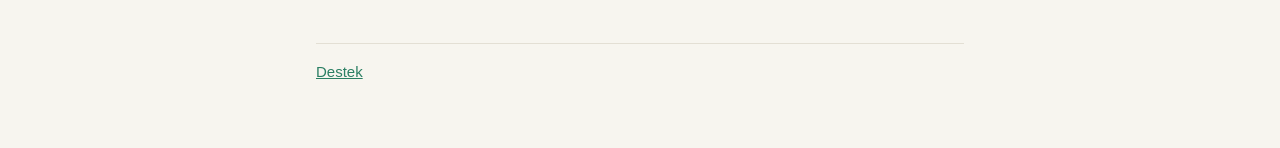
<file: sessiz-nobet/gizlilik.html>
<!doctype html>
<html lang="tr">
<head>
  <meta charset="utf-8">
  <meta name="viewport" content="width=device-width, initial-scale=1">
  <title>Sessiz Nöbet · Gizlilik Politikası</title>
  <meta name="description" content="Sessiz Nöbet: Gece Emzirme uygulamasının gizlilik politikası.">
  <link rel="icon" href="icon.png">
  <link rel="stylesheet" href="../style.css">
</head>
<body>
<main>
  <header>
    <img src="icon.png" alt="">
    <div>
      <h1>Gizlilik Politikası</h1>
      <p>Sessiz Nöbet: Gece Emzirme</p>
    </div>
  </header>

  <p class="muted">Son güncelleme: 11 Ekim 2026</p>

  <div class="card">
    <p><strong>Kısaca:</strong> Sessiz Nöbet'in sunucusu yoktur ve kişisel verilerini
    saklamaz. Hesap açman gerekmez; uygulamada reklam ve analiz aracı yoktur. Çağrıların
    yalnızca eşleştiğin telefona iletilir.</p>
  </div>

  <h2>Cihazında saklananlar</h2>
  <p>Adın, eşinin adı, düğme yazıların, ayarların ve son çağrıların listesi yalnızca
  telefonunda saklanır. Uygulamayı sildiğinde ya da Ayarlar → “Tüm verileri sil”e
  dokunduğunda hepsi silinir.</p>

  <h2>Çağrılar nasıl iletilir?</h2>
  <p>Eşine bir çağrı gönderdiğinde (örneğin “Acil su lazım”) şu bilgiler bir bildirim
  olarak eşinin telefonuna gönderilir: çağrının yazısı ve emojisi, uygulamada girdiğin ad,
  gönderim saati ve telefonunun bildirim adresi (push token). Eşin “Geliyorum” dediğinde
  aynı yolla sana bir cevap gelir.</p>
  <p>Bu bildirimler, Expo'nun (650 Industries, Inc.) push bildirim servisi üzerinden Apple
  Push Notification Service (iPhone) ya da Google Firebase Cloud Messaging (Android) ile
  iletilir. Bu hizmetler bildirimi yalnızca teslim etmek için işler. Teslim edilemeyen çağrılar
  en geç 15 dakika sonra düşer. Biz bu bilgileri görmeyiz ve saklamayız.</p>
  <ul>
    <li><a href="https://expo.dev/privacy">Expo gizlilik politikası</a></li>
    <li><a href="https://www.apple.com/legal/privacy/">Apple gizlilik politikası</a></li>
    <li><a href="https://policies.google.com/privacy">Google gizlilik politikası</a></li>
  </ul>

  <h2>Eşleşme ve kamera</h2>
  <p>Eşleşme kodu (QR) adını, bir cihaz kimliğini ve bildirim adresini içerir; kodu
  yalnızca eşine okut. Kamera yalnızca eşinin kodunu okurken açılır; görüntü kaydedilmez ve
  hiçbir yere gönderilmez. Eşleşmeyi kaldırdığında eşinin telefonundaki kayıt da silinir.</p>

  <h2>Bildirim izni</h2>
  <p>Eşinin çağrılarını alabilmek için bildirim izni gerekir. İzni istediğin zaman
  telefonunun ayarlarından kapatabilirsin; bu durumda çağrı alamazsın.</p>

  <h2>Çocuklar</h2>
  <p>Sessiz Nöbet ebeveynler için yapılmıştır, çocuklara yönelik değildir ve kimseden
  bilerek kişisel veri toplamaz.</p>

  <h2>Değişiklikler</h2>
  <p>Bu politika değişirse güncel hali bu sayfada yayımlanır ve yukarıdaki tarih güncellenir.</p>

  <h2>İletişim</h2>
  <p><a href="mailto:bilgekurtoglu06@gmail.com?subject=Sessiz%20N%C3%B6bet%20%C2%B7%20Gizlilik">bilgekurtoglu06@gmail.com</a></p>

  <footer>
    <a href="./">Destek</a>
  </footer>
</main>
</body>
</html>
</file>
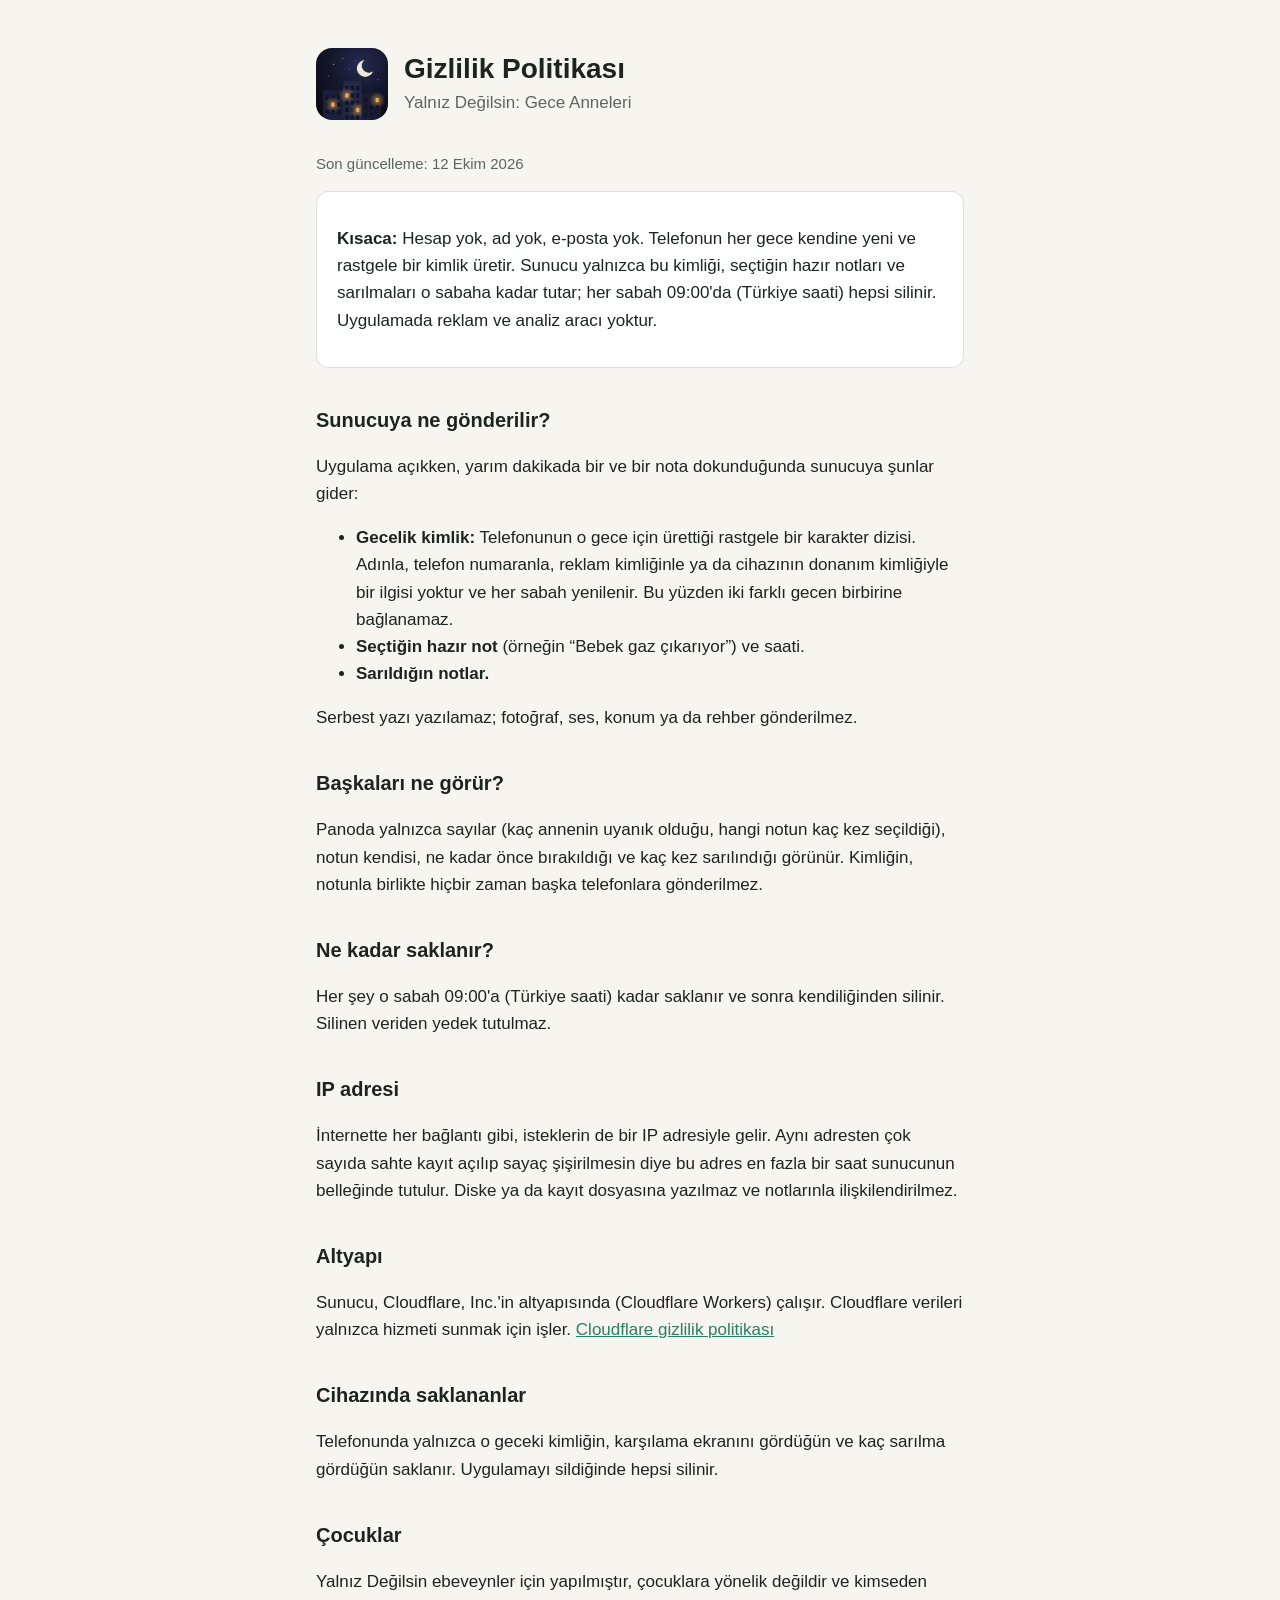
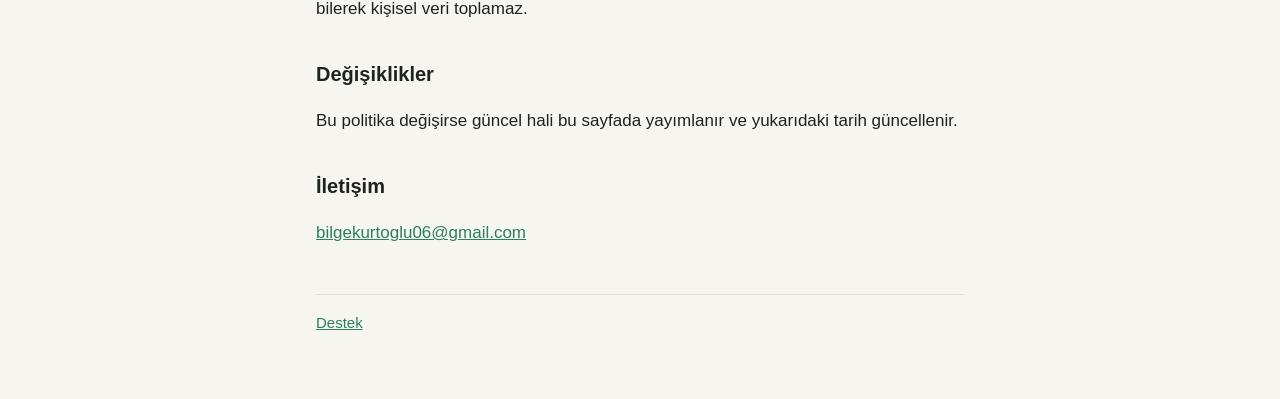
<file: yalniz-degilsin/gizlilik.html>
<!doctype html>
<html lang="tr">
<head>
  <meta charset="utf-8">
  <meta name="viewport" content="width=device-width, initial-scale=1">
  <title>Yalnız Değilsin · Gizlilik Politikası</title>
  <meta name="description" content="Yalnız Değilsin: Gece Anneleri uygulamasının gizlilik politikası.">
  <link rel="icon" href="icon.png">
  <link rel="stylesheet" href="../style.css">
</head>
<body>
<main>
  <header>
    <img src="icon.png" alt="">
    <div>
      <h1>Gizlilik Politikası</h1>
      <p>Yalnız Değilsin: Gece Anneleri</p>
    </div>
  </header>

  <p class="muted">Son güncelleme: 12 Ekim 2026</p>

  <div class="card">
    <p><strong>Kısaca:</strong> Hesap yok, ad yok, e-posta yok. Telefonun her gece kendine
    yeni ve rastgele bir kimlik üretir. Sunucu yalnızca bu kimliği, seçtiğin hazır notları ve
    sarılmaları o sabaha kadar tutar; her sabah 09:00'da (Türkiye saati) hepsi silinir.
    Uygulamada reklam ve analiz aracı yoktur.</p>
  </div>

  <h2>Sunucuya ne gönderilir?</h2>
  <p>Uygulama açıkken, yarım dakikada bir ve bir nota dokunduğunda sunucuya şunlar gider:</p>
  <ul>
    <li><strong>Gecelik kimlik:</strong> Telefonunun o gece için ürettiği rastgele bir
    karakter dizisi. Adınla, telefon numaranla, reklam kimliğinle ya da cihazının donanım
    kimliğiyle bir ilgisi yoktur ve her sabah yenilenir. Bu yüzden iki farklı gecen
    birbirine bağlanamaz.</li>
    <li><strong>Seçtiğin hazır not</strong> (örneğin “Bebek gaz çıkarıyor”) ve saati.</li>
    <li><strong>Sarıldığın notlar.</strong></li>
  </ul>
  <p>Serbest yazı yazılamaz; fotoğraf, ses, konum ya da rehber gönderilmez.</p>

  <h2>Başkaları ne görür?</h2>
  <p>Panoda yalnızca sayılar (kaç annenin uyanık olduğu, hangi notun kaç kez seçildiği),
  notun kendisi, ne kadar önce bırakıldığı ve kaç kez sarılındığı görünür. Kimliğin, notunla
  birlikte hiçbir zaman başka telefonlara gönderilmez.</p>

  <h2>Ne kadar saklanır?</h2>
  <p>Her şey o sabah 09:00'a (Türkiye saati) kadar saklanır ve sonra kendiliğinden silinir.
  Silinen veriden yedek tutulmaz.</p>

  <h2>IP adresi</h2>
  <p>İnternette her bağlantı gibi, isteklerin de bir IP adresiyle gelir. Aynı adresten çok
  sayıda sahte kayıt açılıp sayaç şişirilmesin diye bu adres en fazla bir saat sunucunun
  belleğinde tutulur. Diske ya da kayıt dosyasına yazılmaz ve notlarınla
  ilişkilendirilmez.</p>

  <h2>Altyapı</h2>
  <p>Sunucu, Cloudflare, Inc.'in altyapısında (Cloudflare Workers) çalışır. Cloudflare
  verileri yalnızca hizmeti sunmak için işler.
  <a href="https://www.cloudflare.com/privacypolicy/">Cloudflare gizlilik politikası</a></p>

  <h2>Cihazında saklananlar</h2>
  <p>Telefonunda yalnızca o geceki kimliğin, karşılama ekranını gördüğün ve kaç sarılma
  gördüğün saklanır. Uygulamayı sildiğinde hepsi silinir.</p>

  <h2>Çocuklar</h2>
  <p>Yalnız Değilsin ebeveynler için yapılmıştır, çocuklara yönelik değildir ve kimseden
  bilerek kişisel veri toplamaz.</p>

  <h2>Değişiklikler</h2>
  <p>Bu politika değişirse güncel hali bu sayfada yayımlanır ve yukarıdaki tarih güncellenir.</p>

  <h2>İletişim</h2>
  <p><a href="mailto:bilgekurtoglu06@gmail.com?subject=Yaln%C4%B1z%20De%C4%9Filsin%20%C2%B7%20Gizlilik">bilgekurtoglu06@gmail.com</a></p>

  <footer>
    <a href="./">Destek</a>
  </footer>
</main>
</body>
</html>
</file>
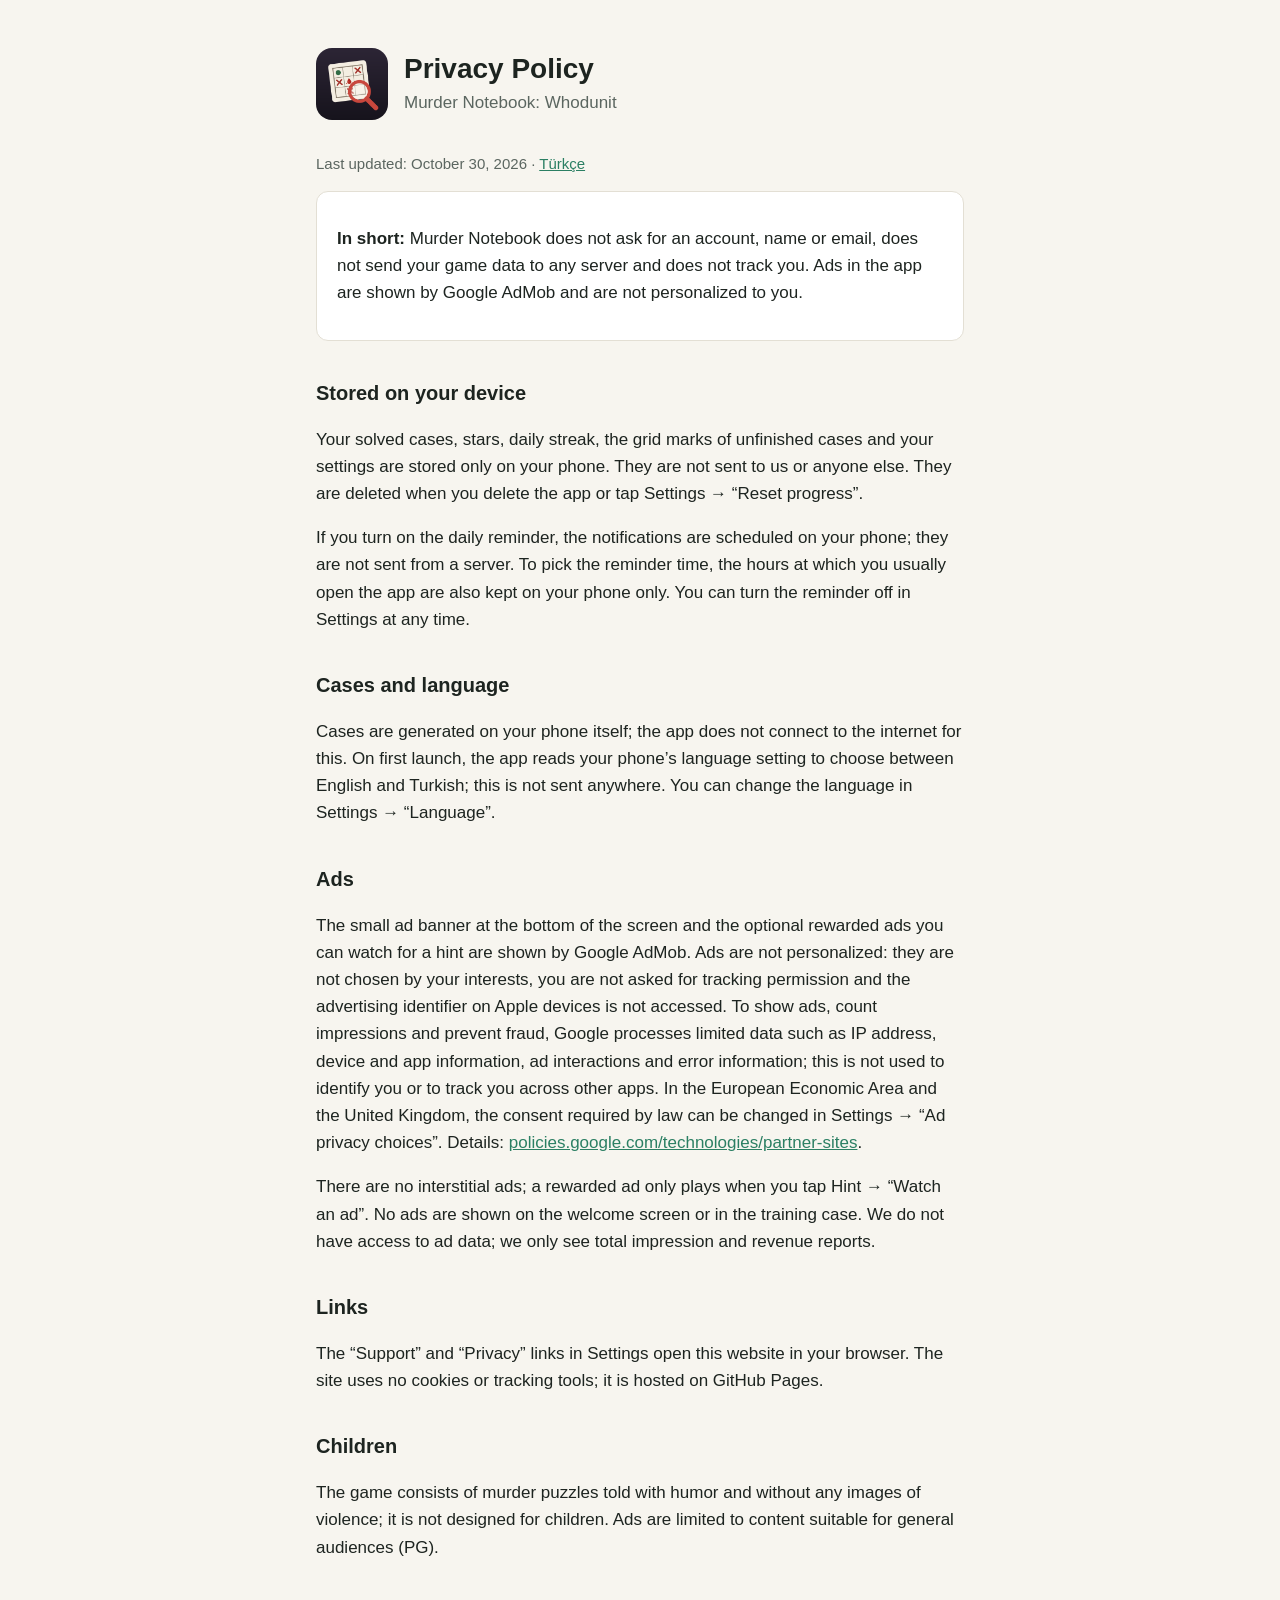
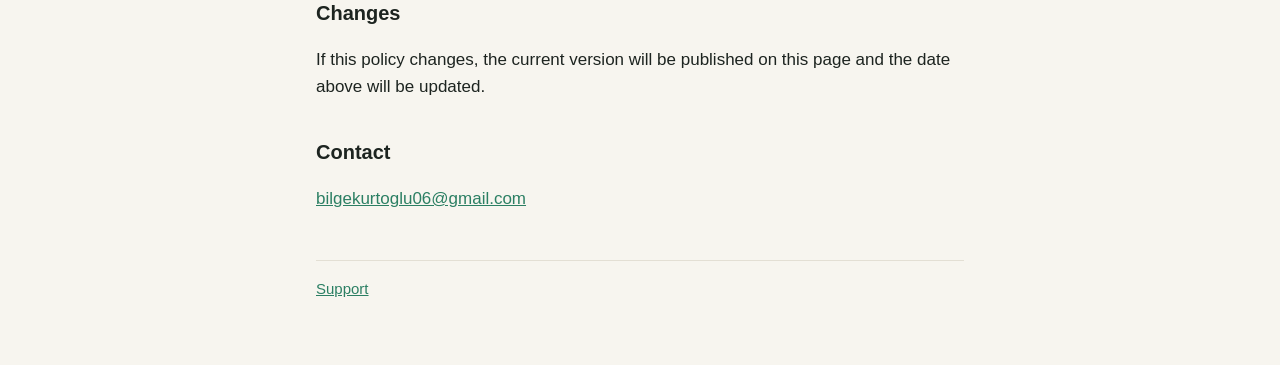
<file: cinayet-defteri/en/privacy.html>
<!doctype html>
<html lang="en">
<head>
  <meta charset="utf-8">
  <meta name="viewport" content="width=device-width, initial-scale=1">
  <title>Murder Notebook · Privacy Policy</title>
  <meta name="description" content="Privacy policy of the Murder Notebook: Whodunit app.">
  <link rel="icon" href="../icon.png">
  <link rel="stylesheet" href="../../style.css">
</head>
<body>
<main>
  <header>
    <img src="../icon.png" alt="">
    <div>
      <h1>Privacy Policy</h1>
      <p>Murder Notebook: Whodunit</p>
    </div>
  </header>

  <p class="muted">Last updated: October 30, 2026 · <a href="../gizlilik.html" hreflang="tr">Türkçe</a></p>

  <div class="card">
    <p><strong>In short:</strong> Murder Notebook does not ask for an account, name or email,
    does not send your game data to any server and does not track you. Ads in the app are shown
    by Google AdMob and are not personalized to you.</p>
  </div>

  <h2>Stored on your device</h2>
  <p>Your solved cases, stars, daily streak, the grid marks of unfinished cases and your
  settings are stored only on your phone. They are not sent to us or anyone else. They are
  deleted when you delete the app or tap Settings → “Reset progress”.</p>
  <p>If you turn on the daily reminder, the notifications are scheduled on your phone; they are
  not sent from a server. To pick the reminder time, the hours at which you usually open the app
  are also kept on your phone only. You can turn the reminder off in Settings at any time.</p>

  <h2>Cases and language</h2>
  <p>Cases are generated on your phone itself; the app does not connect to the internet for
  this. On first launch, the app reads your phone’s language setting to choose between English
  and Turkish; this is not sent anywhere. You can change the language in Settings →
  “Language”.</p>

  <h2>Ads</h2>
  <p>The small ad banner at the bottom of the screen and the optional rewarded ads you can watch
  for a hint are shown by Google AdMob. Ads are not personalized: they are not chosen by your
  interests, you are not asked for tracking permission and the advertising identifier on Apple
  devices is not accessed. To show ads, count impressions and prevent fraud, Google processes
  limited data such as IP address, device and app information, ad interactions and error
  information; this is not used to identify you or to track you across other apps. In the
  European Economic Area and the United Kingdom, the consent required by law can be changed in
  Settings → “Ad privacy choices”. Details:
  <a href="https://policies.google.com/technologies/partner-sites">policies.google.com/technologies/partner-sites</a>.</p>
  <p>There are no interstitial ads; a rewarded ad only plays when you tap Hint → “Watch an ad”.
  No ads are shown on the welcome screen or in the training case. We do not have access to ad
  data; we only see total impression and revenue reports.</p>

  <h2>Links</h2>
  <p>The “Support” and “Privacy” links in Settings open this website in your browser. The site
  uses no cookies or tracking tools; it is hosted on GitHub Pages.</p>

  <h2>Children</h2>
  <p>The game consists of murder puzzles told with humor and without any images of violence; it
  is not designed for children. Ads are limited to content suitable for general audiences
  (PG).</p>

  <h2>Changes</h2>
  <p>If this policy changes, the current version will be published on this page and the date
  above will be updated.</p>

  <h2>Contact</h2>
  <p><a href="mailto:bilgekurtoglu06@gmail.com?subject=Murder%20Notebook%20%C2%B7%20Privacy">bilgekurtoglu06@gmail.com</a></p>

  <footer>
    <a href="./">Support</a>
  </footer>
</main>
</body>
</html>
</file>
<file: style.css>
:root {
  --bg: #f7f5ef;
  --surface: #ffffff;
  --text: #1d2420;
  --muted: #5b6660;
  --border: #e3dfd4;
  --accent: #2b7f63;
}

@media (prefers-color-scheme: dark) {
  :root {
    --bg: #121614;
    --surface: #1b211e;
    --text: #e8ece9;
    --muted: #a3ada8;
    --border: #2c3430;
    --accent: #5cc29e;
  }
}

* {
  box-sizing: border-box;
}

body {
  margin: 0;
  background: var(--bg);
  color: var(--text);
  font: 17px/1.6 -apple-system, BlinkMacSystemFont, "Segoe UI", Roboto, sans-serif;
}

main {
  max-width: 680px;
  margin: 0 auto;
  padding: 48px 16px 64px;
}

header {
  display: flex;
  align-items: center;
  gap: 16px;
  margin-bottom: 32px;
}

header img {
  width: 72px;
  height: 72px;
  border-radius: 16px;
}

h1 {
  margin: 0;
  font-size: 28px;
  line-height: 1.2;
}

header p {
  margin: 4px 0 0;
  color: var(--muted);
}

h2 {
  margin: 36px 0 8px;
  font-size: 20px;
}

a {
  color: var(--accent);
}

.card {
  background: var(--surface);
  border: 1px solid var(--border);
  border-radius: 12px;
  padding: 16px 20px;
}

.muted {
  color: var(--muted);
  font-size: 15px;
}

footer {
  margin-top: 48px;
  padding-top: 16px;
  border-top: 1px solid var(--border);
  color: var(--muted);
  font-size: 15px;
}
</file>
